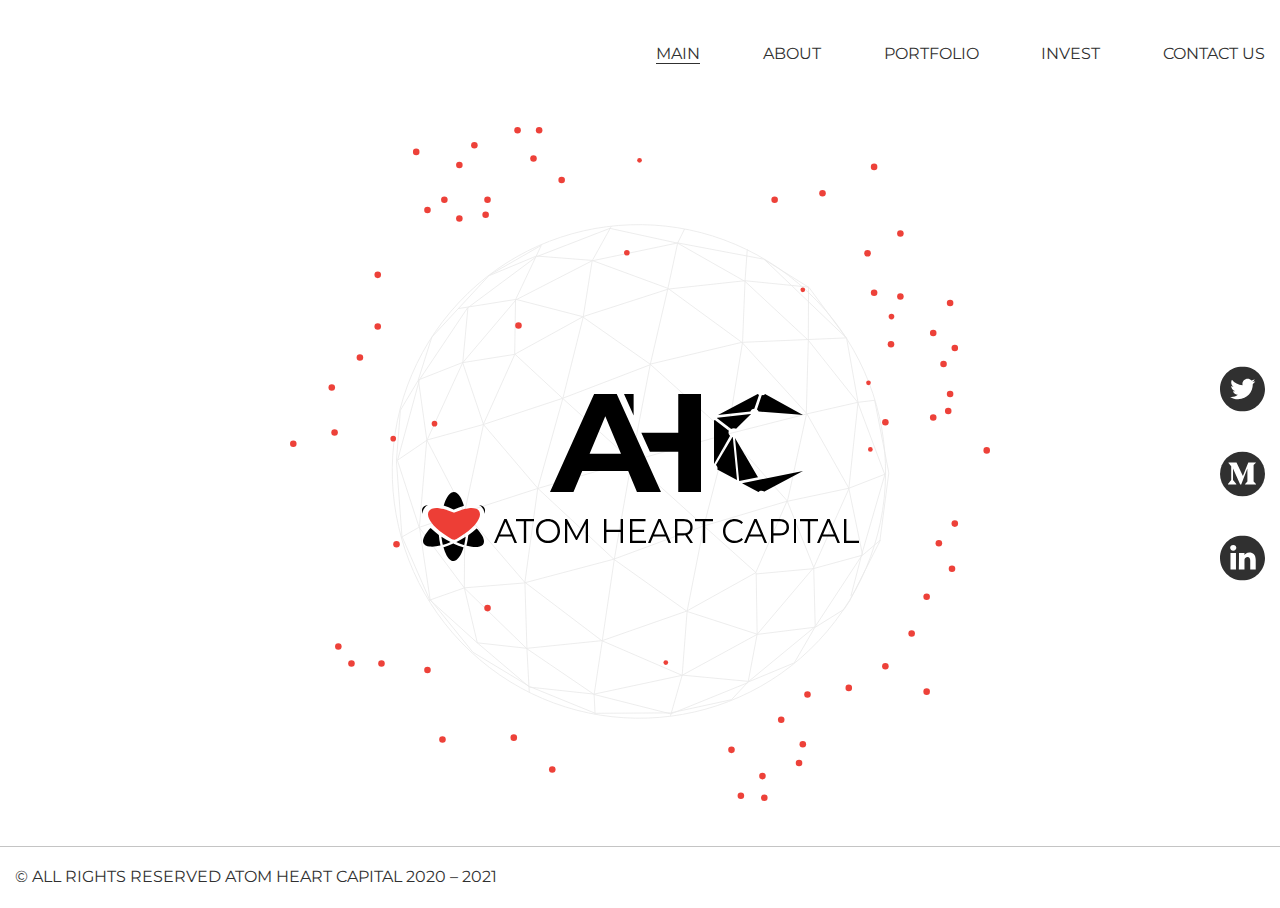
<file: index.html>
<!DOCTYPE html>
<html>
  <head>
    <meta charset="utf-8">
    <meta name="viewport" content="width=device-width, initial-scale=1, minimum-scale=1, maximum-scale=1, user-scalable=no">
    <title>Atom Heart</title>
    <link rel="stylesheet" href="./css/bootstrap-reboot.min.css">
    <link rel="stylesheet" href="./css/style.css">
    <link rel="preconnect" href="https://fonts.gstatic.com">
    <link href="https://fonts.googleapis.com/css2?family=Montserrat:wght@400;500;600&amp;display=swap" rel="stylesheet">
  </head>
  <body class="mainPage">
    <div class="header">
      <div class="container">
        <div class="container-flex">
          <div class="col-2 col-left">
          </div>
          <div class="col-2 col-right">
            <nav class="nemu">
              <ul class="nav">
                <li class="nav-item"><a class="nav-link nav-link__active" href="./index.html">Main</a>
                </li>
                <li class="nav-item"><a class="nav-link" href="./about.html">About    </a>
                </li>
                <li class="nav-item"><a class="nav-link" href="./portfolio.html">Portfolio </a>
                </li>
                <li class="nav-item"><a class="nav-link" href="./invest.html">Invest</a>
                </li>
                <li class="nav-item"><a class="nav-link" href="./contact.html">Contact us</a>
                </li>
              </ul>
              <div class="menu-burger__header"><span>           </span></div>
            </nav>
          </div>
        </div>
      </div>
    </div>
    <section class="main-section">
      <div class="container">
        <div class="main_center">
          <div class="wrap-planet-main">
            <div class="planet-about"><img class="animate_planet" src="./img/planet.svg"></div>
            <div class="points-about"><img class="animate_points" src="./img/points.svg"></div>
          </div>
          <div class="logo-wrap">
            <svg width="437" height="167" viewbox="0 0 437 167" fill="none" xmlns="http://www.w3.org/2000/svg">
              <path d="M308 41.8381C307.984 41.8621 307.969 41.8862 307.953 41.9103L292.063 69.8957C292.039 69.9278 292.024 69.9599 292.016 70V26.6178C292.016 26.5616 292.008 26.5055 292 26.4493C292.353 26.345 292.69 26.2006 292.987 26C293.042 26.0722 293.113 26.1364 293.183 26.1926L306.856 36.7192C306.88 36.7352 306.895 36.7513 306.919 36.7593C306.652 37.3129 306.511 37.9307 306.511 38.5726C306.511 39.8643 307.083 41.0277 308 41.8381Z" fill="black"></path>
              <path d="M315 86L295.286 75.5433H295.278C295.439 75.0994 295.527 74.6317 295.527 74.1401C295.527 72.8638 294.94 71.7143 294 70.9136C294.016 70.8898 294.032 70.866 294.048 70.8422L310.347 43.1903C310.387 43.1268 310.411 43.0634 310.435 43C310.564 43.0317 310.692 43.0555 310.821 43.0713C310.821 43.1189 310.821 43.1744 310.829 43.222L315 86Z" fill="black"></path>
              <path d="M329 20.1846C328.968 20.2006 328.937 20.2327 328.913 20.2568L328.628 20.5457C328.596 20.5618 328.564 20.5939 328.541 20.618L314.369 34.5185C314.313 34.5746 314.258 34.6388 314.218 34.703C313.537 34.3338 312.745 34.1252 311.897 34.1252C310.851 34.1252 309.877 34.4462 309.093 35C309.045 34.9358 308.982 34.8796 308.918 34.8314L295.095 24.3018C295.063 24.2777 295.032 24.2536 295 24.2376C295.079 24.061 295.135 23.8764 295.166 23.6838C295.19 23.6918 295.206 23.6918 295.23 23.6918C295.269 23.6918 295.317 23.6918 295.356 23.6838L328.691 20.0482C328.77 20.0401 328.842 20.0241 328.913 20C328.937 20.0642 328.968 20.1284 329 20.1846Z" fill="black"></path>
              <path d="M337 0.923588L332.382 14.5035C332.358 14.574 332.342 14.6366 332.334 14.7071C330.409 14.7071 328.803 15.9515 328.428 17.6031C328.364 17.5952 328.308 17.5952 328.244 17.6031L296 21L335.738 0.062606C335.778 0.0469519 335.81 0.0234812 335.842 0C336.161 0.367872 336.561 0.680949 337 0.923588Z" fill="black"></path>
              <path d="M381 21L369.562 20.1033H369.474L336.806 17.5654C336.742 17.5574 336.679 17.5574 336.615 17.5734C336.383 16.6687 335.799 15.8921 335 15.3877C335.016 15.3477 335.032 15.3077 335.048 15.2676L339.7 1.29698C339.772 1.30499 339.852 1.305 339.924 1.305C341.243 1.305 342.434 0.808616 343.297 0C343.353 0.0480366 343.417 0.08807 343.481 0.1281L381 21Z" fill="black"></path>
              <path d="M336 83.2519L317.177 87L313 44L323.109 61.2476C323.125 61.2874 323.149 61.3271 323.165 61.3588L335.222 81.9178C335.238 81.9416 335.254 81.9655 335.262 81.9893L336 83.2519Z" fill="black"></path>
              <path d="M320 89.1781L381 77L342.438 97.5925C342.358 97.6325 342.286 97.6884 342.221 97.7443C341.505 97.129 340.548 96.7534 339.502 96.7534C338.311 96.7534 337.233 97.2329 336.501 98C336.461 97.976 336.421 97.9521 336.38 97.9281L320 89.1781Z" fill="black"></path>
              <path d="M21.8048 111.277C22.8403 107.947 24.0847 104.706 26.1157 101.833C27.1432 100.373 28.1868 99.402 29.1582 98.8564C31.2454 97.6047 33.0356 97.7893 34.7776 98.9929C36.2146 99.9798 37.2502 101.328 38.1573 102.788C39.811 105.452 40.8626 108.372 41.7537 111.365C41.85 111.686 41.7778 111.839 41.4486 111.935C38.4142 112.794 35.468 113.901 32.594 115.185C31.9277 115.481 31.4541 115.409 30.852 115.128C28.0584 113.829 25.1845 112.721 22.2463 111.799C22.0055 111.726 21.6522 111.758 21.8048 111.277ZM19.4526 142.906C19.4446 142.874 19.4767 142.834 19.5008 142.738C22.4149 144.679 25.4173 146.437 28.5802 148.073C27.8818 148.507 27.1593 148.723 26.4689 148.988C24.759 149.662 23.017 150.256 21.2589 150.777C20.9859 150.858 20.8013 150.922 20.713 150.521C20.1671 148.001 19.7497 145.466 19.4526 142.906ZM18.1281 151.612C14.6119 152.382 11.0878 152.92 7.47528 152.511C6.12662 152.358 4.8181 152.045 3.61394 151.403C2.77905 150.954 2.08062 150.36 1.59093 149.542C0.836326 148.13 0.892525 146.653 1.26983 145.169C1.91205 142.641 3.2607 140.467 4.77795 138.389C5.82155 136.969 6.98558 135.653 8.19777 134.369C8.44663 134.112 8.59915 134.032 8.89618 134.329C11.2724 136.624 13.8172 138.71 16.4984 140.627C16.7553 140.812 16.8517 141.013 16.8838 141.326C17.1728 144.607 17.6544 147.865 18.393 151.082C18.4492 151.331 18.5054 151.524 18.1281 151.612ZM41.4406 153.682C40.4051 157.012 39.1768 160.245 37.1458 163.118C36.3751 164.209 35.476 165.172 34.3923 165.966C32.6101 167.266 30.555 167.354 28.7006 166.151C26.9666 165.019 25.8026 163.391 24.775 161.649C24.7269 161.569 24.6787 161.481 24.6305 161.401C23.2578 158.929 22.2945 156.306 21.5077 153.602C21.4194 153.305 21.4837 153.209 21.7646 153.128C25.0159 152.182 28.1708 150.994 31.2534 149.598C31.4622 149.502 31.6067 149.558 31.7833 149.638C34.8418 151.042 37.9566 152.302 41.1757 153.273C41.3844 153.329 41.537 153.377 41.4406 153.682ZM42.2514 150.673C42.1872 150.938 42.1471 151.082 41.8179 150.978C39.3695 150.2 36.9692 149.301 34.6171 148.274C34.5528 148.25 34.5047 148.186 34.4083 148.106C37.5632 146.501 40.6057 144.8 43.6804 142.834C43.5359 143.797 43.4235 144.639 43.295 145.474C43.006 147.223 42.6689 148.956 42.2514 150.673ZM61.7749 145.634C62.5857 149.221 61.2049 151.548 57.6566 152.519C55.0637 153.233 52.4386 153.104 49.8055 152.775C48.1277 152.567 46.474 152.206 44.8283 151.82C44.5634 151.756 44.4671 151.668 44.5393 151.371C45.3501 148.122 45.88 144.824 46.2332 141.502C46.2573 141.237 46.3456 141.061 46.5703 140.9C49.2837 139.007 51.8767 136.977 54.293 134.714C54.5579 134.465 54.7345 134.425 54.9995 134.722C56.8539 136.768 58.6039 138.886 60.1131 141.566C60.7634 142.649 61.4217 144.078 61.7749 145.634Z" fill="black"></path>
              <path d="M54.1284 114.754C51.7914 113.893 49.3824 113.901 46.9574 114.148C45.2767 114.324 43.6201 114.659 41.9874 115.105C41.8593 115.137 41.7713 115.153 41.6992 115.137C41.115 115.321 40.5308 115.504 39.9625 115.728C39.8505 115.776 39.7384 115.791 39.6424 115.791C39.5624 115.839 39.4503 115.855 39.3543 115.879C37.0333 116.645 34.7604 117.546 32.5595 118.607C32.3674 118.703 32.1913 118.767 32.0072 118.791C31.8312 118.759 31.6551 118.695 31.455 118.607C29.2541 117.546 26.9811 116.645 24.6602 115.879C24.5721 115.847 24.4521 115.839 24.372 115.791C24.276 115.791 24.164 115.768 24.0519 115.728C23.4837 115.504 22.8994 115.321 22.3152 115.137C22.2432 115.153 22.1551 115.137 22.0271 115.105C20.3944 114.667 18.7377 114.324 17.057 114.148C14.632 113.893 12.223 113.893 9.88602 114.754C7.38098 115.672 5.90839 117.849 6.00443 120.506C6.10047 123.138 7.397 125.491 8.82159 127.637C10.4303 130.07 12.327 132.36 14.528 134.29C19.0418 138.254 23.7798 141.748 29.046 144.668C29.6062 144.979 30.1905 145.274 30.7827 145.513C30.8387 145.537 31.7351 145.872 31.9992 146C32.2633 145.872 33.1597 145.537 33.2157 145.513C33.816 145.274 34.3922 144.979 34.9524 144.668C40.2266 141.74 44.9566 138.254 49.4705 134.29C51.6634 132.36 53.5682 130.07 55.1768 127.637C56.5934 125.483 57.89 123.138 57.994 120.506C58.1061 117.849 56.6335 115.672 54.1284 114.754Z" fill="#ED3E36"></path>
              <path d="M0.828937 119.181C0.682355 115.788 3.04393 112.362 6 111C5.03093 111.092 4.07002 111.284 3.1661 111.643C1.10581 112.454 -0.0994233 114.318 0.00644137 116.582C0.0634454 117.794 0.405467 118.922 0.894073 120C0.861499 119.733 0.83708 119.457 0.828937 119.181Z" fill="black"></path>
              <path d="M62.1711 119.181C62.3176 115.788 59.9561 112.362 57 111C57.9691 111.092 58.93 111.284 59.8339 111.643C61.8942 112.454 63.0994 114.318 62.9936 116.582C62.9366 117.794 62.5945 118.922 62.1059 120C62.1385 119.733 62.1629 119.457 62.1711 119.181Z" fill="black"></path>
              <path d="M202 0L211.627 21.4825V0H202ZM256.261 0V38.6367H219.316L227.914 57.8197H256.261V98H279V0H256.261Z" fill="black"></path>
              <path d="M206.192 76.9966H160.238L151.471 98H128L172.114 0H194.741L239 98H214.966L206.192 76.9966ZM198.984 59.7801L183.291 22.2604L167.598 59.7801H198.984Z" fill="black"></path>
              <path d="M89.7742 142.588H77.1936L74.4839 149H72L82.3226 125H84.6774L95 149H92.4839L89.7742 142.588ZM88.9032 140.527L83.4839 127.637L78.0645 140.527H88.9032Z" fill="black"></path>
              <path d="M101.823 127.192H94V125H112V127.192H104.177V149H101.823V127.192Z" fill="black"></path>
              <path d="M119.861 147.435C118.024 146.389 116.588 144.954 115.551 143.138C114.514 141.314 114 139.27 114 137C114 134.73 114.514 132.678 115.551 130.862C116.588 129.038 118.024 127.611 119.861 126.565C121.698 125.519 123.755 125 126.016 125C128.278 125 130.318 125.519 132.139 126.549C133.959 127.587 135.388 129.014 136.433 130.846C137.478 132.678 138 134.73 138 137C138 139.27 137.478 141.322 136.433 143.154C135.388 144.986 133.959 146.422 132.139 147.451C130.318 148.489 128.278 149 126.016 149C123.755 149 121.698 148.481 119.861 147.435ZM130.914 145.514C132.376 144.67 133.518 143.503 134.343 142.003C135.167 140.511 135.584 138.841 135.584 136.992C135.584 135.151 135.167 133.481 134.343 131.981C133.518 130.489 132.376 129.314 130.914 128.47C129.453 127.627 127.82 127.205 126.016 127.205C124.212 127.205 122.571 127.627 121.102 128.47C119.633 129.314 118.482 130.481 117.641 131.981C116.8 133.473 116.384 135.143 116.384 136.992C116.384 138.832 116.8 140.503 117.641 142.003C118.482 143.495 119.633 144.67 121.102 145.514C122.571 146.357 124.212 146.778 126.016 146.778C127.82 146.778 129.453 146.357 130.914 145.514Z" fill="black"></path>
              <path d="M166 125.008V149H163.754V129.803L155.054 145.943H153.946L145.246 129.902V148.992H143V125H144.93L154.547 142.788L164.07 125H166V125.008Z" fill="black"></path>
              <path d="M201 125V149H198.629V137.923H184.403V149H182V125H184.403V135.698H198.629V125H201Z" fill="black"></path>
              <path d="M224 146.808V149H208V125H223.515V127.192H210.392V135.731H222.093V137.89H210.392V146.808H224Z" fill="black"></path>
              <path d="M243.774 142.588H231.194L228.484 149H226L236.323 125H238.677L249 149H246.484L243.774 142.588ZM242.903 140.527L237.484 127.637L232.065 140.527H242.903Z" fill="black"></path>
              <path d="M268.392 148.992L263.24 141.277C262.66 141.343 262.056 141.385 261.436 141.385H255.383V149H253V125H261.436C264.31 125 266.564 125.734 268.199 127.192C269.833 128.659 270.646 130.67 270.646 133.225C270.646 135.096 270.203 136.687 269.309 137.973C268.416 139.266 267.144 140.198 265.494 140.766L271 148.992H268.392ZM266.492 137.643C267.667 136.588 268.263 135.121 268.263 133.217C268.263 131.272 267.675 129.78 266.492 128.742C265.309 127.703 263.602 127.184 261.372 127.184H255.383V139.217H261.372C263.602 139.217 265.309 138.69 266.492 137.643Z" fill="black"></path>
              <path d="M280.823 127.192H273V125H291V127.192H283.177V149H280.823V127.192Z" fill="black"></path>
              <path d="M306.73 147.421C304.941 146.385 303.544 144.96 302.525 143.13C301.506 141.3 301 139.251 301 136.984C301 134.717 301.506 132.668 302.525 130.838C303.544 129.008 304.949 127.575 306.746 126.547C308.544 125.51 310.559 125 312.782 125C314.451 125 315.992 125.292 317.404 125.875C318.817 126.458 320.013 127.316 321 128.433L319.491 130.02C317.734 128.158 315.518 127.227 312.846 127.227C311.072 127.227 309.451 127.656 307.998 128.506C306.546 129.356 305.406 130.53 304.579 132.012C303.753 133.494 303.344 135.154 303.344 137C303.344 138.838 303.753 140.506 304.579 141.988C305.406 143.47 306.546 144.636 307.998 145.494C309.451 146.344 311.072 146.773 312.846 146.773C315.543 146.773 317.758 145.826 319.491 143.947L321 145.534C320.013 146.66 318.809 147.518 317.388 148.109C315.968 148.709 314.419 149 312.75 149C310.518 148.976 308.512 148.457 306.73 147.421Z" fill="black"></path>
              <path d="M339.774 142.588H327.194L324.484 149H322L332.323 125H334.677L345 149H342.484L339.774 142.588ZM338.903 140.527L333.484 127.637L328.065 140.527H338.903Z" fill="black"></path>
              <path d="M364.504 127.201C366.171 128.668 367 130.679 367 133.234C367 135.788 366.171 137.799 364.504 139.25C362.837 140.701 360.537 141.426 357.606 141.426H351.431V149H349V125H357.606C360.537 125.008 362.837 125.734 364.504 127.201ZM362.763 137.643C363.97 136.604 364.569 135.137 364.569 133.234C364.569 131.288 363.97 129.797 362.763 128.758C361.556 127.72 359.815 127.201 357.54 127.201H351.431V139.201H357.54C359.815 139.201 361.556 138.681 362.763 137.643Z" fill="black"></path>
              <path d="M372 125H374V149H372V125Z" fill="black"></path>
              <path d="M385.823 127.192H378V125H396V127.192H388.177V149H385.823V127.192Z" fill="black"></path>
              <path d="M412.774 142.588H400.194L397.484 149H395L405.323 125H407.677L418 149H415.484L412.774 142.588ZM411.903 140.527L406.484 127.637L401.064 140.527H411.903Z" fill="black"></path>
              <path d="M422 125H424.382V146.808H437V149H422V125Z" fill="black"></path>
            </svg>
          </div>
          <ul class="socials-list">
            <li class="socials-item"><a class="socials-link" href="https://twitter.com/AtomCapital">
                <svg width="45" height="45" viewbox="0 0 45 45" fill="none" xmlns="http://www.w3.org/2000/svg">
                  <path class="circle-hover" d="M22.5 0C10.0755 0 0 10.0755 0 22.5C0 34.9245 10.0755 45 22.5 45C34.9245 45 45 34.9245 45 22.5C45 10.0755 34.9245 0 22.5 0ZM32.7732 17.5431C32.7832 17.7645 32.788 17.987 32.788 18.2105C32.788 25.0348 27.5935 32.9041 18.0941 32.9044H18.0945H18.0941C15.1776 32.9044 12.4636 32.0495 10.1781 30.5846C10.5822 30.6323 10.9935 30.656 11.41 30.656C13.8297 30.656 16.0565 29.8306 17.8243 28.4453C15.5635 28.4034 13.6574 26.9103 12.9996 24.8583C13.3144 24.9187 13.6382 24.9517 13.9701 24.9517C14.4415 24.9517 14.8981 24.8882 15.3321 24.7697C12.969 24.2966 11.1889 22.2082 11.1889 19.7074C11.1889 19.6841 11.1889 19.6631 11.1896 19.6415C11.8855 20.0284 12.6813 20.2612 13.5286 20.2873C12.142 19.362 11.2304 17.7803 11.2304 15.9885C11.2304 15.0423 11.4862 14.1559 11.9298 13.3927C14.4765 16.5176 18.2826 18.5727 22.5748 18.7887C22.4863 18.4103 22.4406 18.0162 22.4406 17.6111C22.4406 14.7601 24.7536 12.4472 27.6056 12.4472C29.0911 12.4472 30.4328 13.0751 31.3752 14.079C32.5518 13.8469 33.6566 13.4171 34.6547 12.8255C34.2684 14.0309 33.4499 15.0423 32.3836 15.682C33.4283 15.557 34.4239 15.2799 35.3492 14.8686C34.6581 15.9044 33.7816 16.8142 32.7732 17.5431Z" fill="#303030"></path>
                </svg></a></li>
            <li class="socials-item"><a class="socials-link" href="https://medium.com/@atomheart.capital">
                <svg width="45" height="45" viewbox="0 0 45 45" fill="none" xmlns="http://www.w3.org/2000/svg">
                  <circle class="circle-hover" cx="22.5" cy="22.5" r="22.5" fill="#303030"></circle>
                  <path d="M8 33V32.5L11.2 28.5V14.9L8.5 11.5V11H16.5L22.9 24.5L28.3 11H35.9V11.4L33.6 13.7V30.2L36 32.5V33H25.1V32.5L27.4 30.2V17.2L21.2 33H20.2L13 17.2V28.5L16.3 32.5V33H8Z" fill="white"></path>
                </svg></a></li>
            <li class="socials-item"><a class="socials-link" href="https://www.linkedin.com/in/atom-heart-capital/">
                <svg width="45" height="45" viewbox="0 0 45 45" fill="none" xmlns="http://www.w3.org/2000/svg">
                  <path class="circle-hover" d="M22.5 0C10.0755 0 0 10.0755 0 22.5C0 34.9245 10.0755 45 22.5 45C34.9245 45 45 34.9245 45 22.5C45 10.0755 34.9245 0 22.5 0ZM15.9618 34.0137H10.482V17.5277H15.9618V34.0137ZM13.222 15.2765H13.1863C11.3475 15.2765 10.1582 14.0107 10.1582 12.4286C10.1582 10.8109 11.3839 9.58008 13.2584 9.58008C15.133 9.58008 16.2865 10.8109 16.3223 12.4286C16.3223 14.0107 15.133 15.2765 13.222 15.2765ZM35.7207 34.0137H30.2416V25.1941C30.2416 22.9776 29.4482 21.4659 27.4655 21.4659C25.9518 21.4659 25.0502 22.4856 24.654 23.4699C24.5091 23.8221 24.4738 24.3145 24.4738 24.8071V34.0137H18.9943C18.9943 34.0137 19.0661 19.0743 18.9943 17.5277H24.4738V19.8619C25.202 18.7386 26.5049 17.1407 29.4121 17.1407C33.0173 17.1407 35.7207 19.497 35.7207 24.5606V34.0137Z" fill="#303030"></path>
                </svg></a></li>
          </ul>
        </div>
      </div>
    </section>
    <footer class="footer">
      <div class="container footer-flex">
        <p class="copyright">© ALL RIGHTS RESERVED ATOM HEART CAPITAL 2020 – 2021</p>
      </div>
    </footer>
    <script src="./js/main.min.js"></script>
  </body>
</html>
</file>
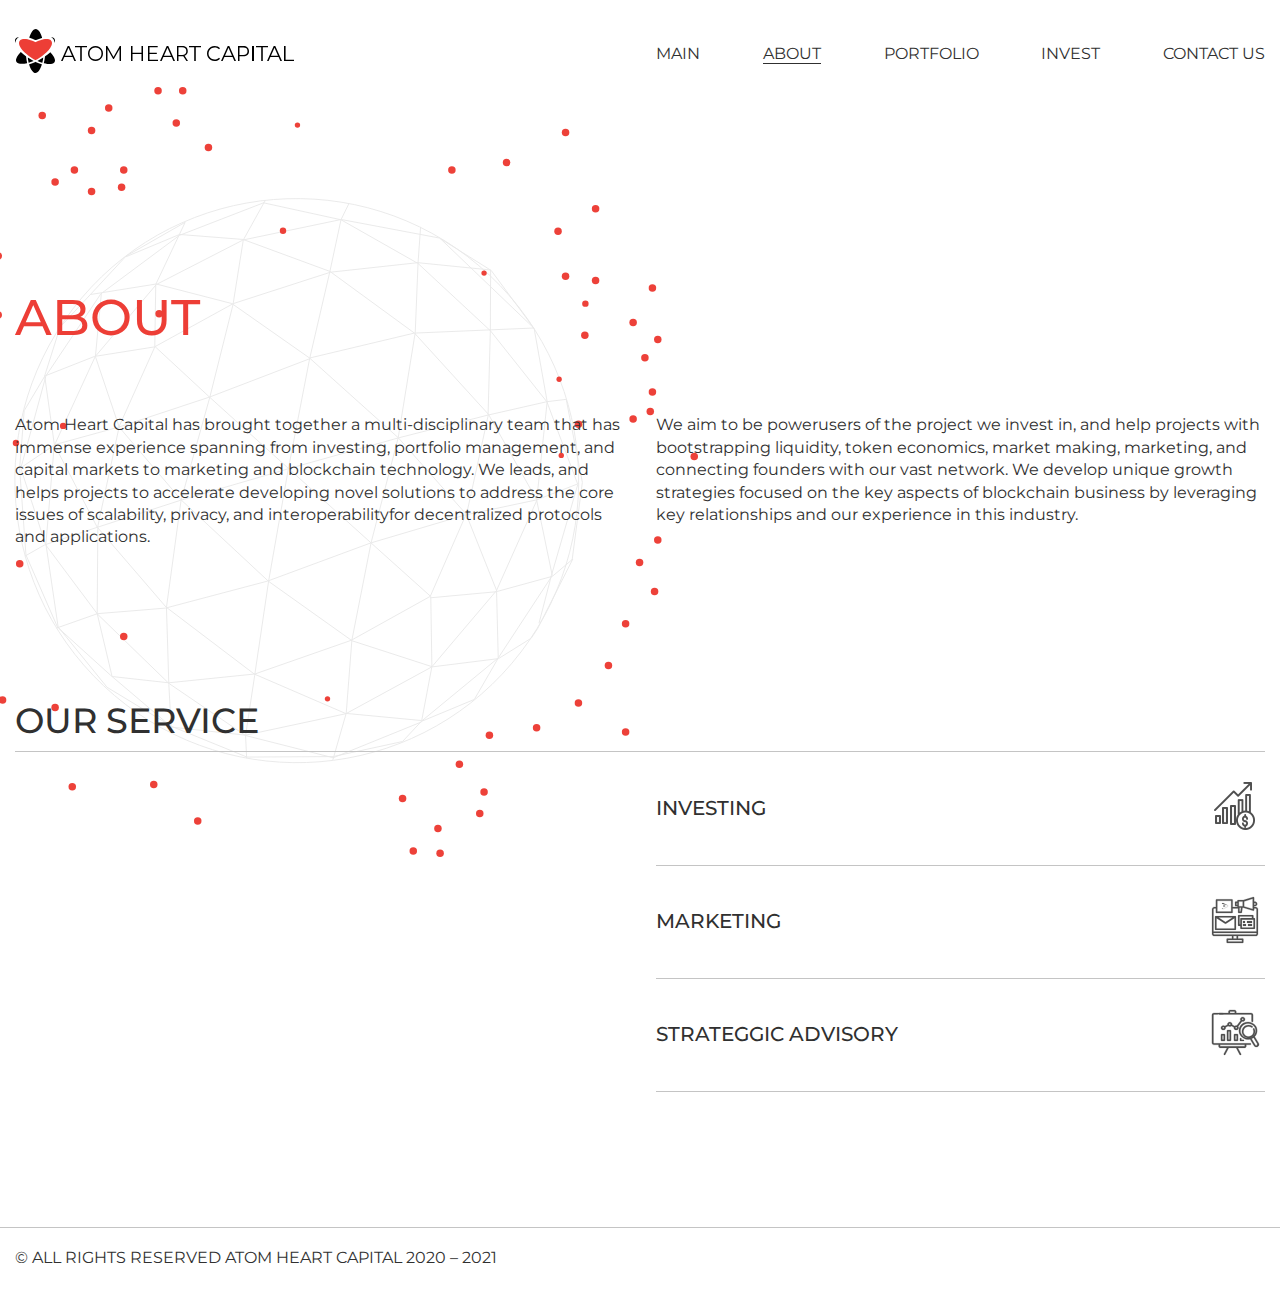
<file: about.html>
<!DOCTYPE html>
<html>
  <head>
    <meta charset="utf-8">
    <meta name="viewport" content="width=device-width, initial-scale=1, minimum-scale=1, maximum-scale=1, user-scalable=no">
    <title>Atom Heart</title>
    <link rel="stylesheet" href="./css/bootstrap-reboot.min.css">
    <link rel="stylesheet" href="./css/style.css">
    <link rel="preconnect" href="https://fonts.gstatic.com">
    <link href="https://fonts.googleapis.com/css2?family=Montserrat:wght@400;500;600&amp;display=swap" rel="stylesheet">
  </head>
  <body>
    <div class="header">
      <div class="container">
        <div class="container-flex">
          <div class="col-2 col-left"><a class="logo_head" href="./index.html">
              <svg width="279" height="44" viewbox="0 0 279 44" fill="none" xmlns="http://www.w3.org/2000/svg">
                <path d="M14.3014 8.46652C14.9635 6.34316 15.759 4.27608 17.0576 2.44436C17.7145 1.51315 18.3817 0.894043 19.0028 0.546119C20.3372 -0.252058 21.4818 -0.134356 22.5955 0.633123C23.5142 1.26246 24.1763 2.12202 24.7563 3.05323C25.8136 4.75192 26.4859 6.61433 27.0556 8.52279C27.1172 8.72746 27.071 8.82468 26.8606 8.88608C24.9205 9.43355 23.0369 10.1396 21.1995 10.9583C20.7735 11.1476 20.4707 11.1015 20.0857 10.9224C18.2996 10.0936 16.4622 9.38748 14.5837 8.79908C14.4297 8.75303 14.2039 8.77351 14.3014 8.46652ZM12.7976 28.6359C12.7925 28.6154 12.813 28.5898 12.8284 28.5284C14.6915 29.7666 16.611 30.8871 18.6332 31.9309C18.1867 32.2072 17.7248 32.3453 17.2834 32.5142C16.1902 32.944 15.0764 33.3226 13.9524 33.6552C13.7779 33.7063 13.6599 33.7473 13.6034 33.4914C13.2544 31.8848 12.9875 30.268 12.7976 28.6359ZM11.9507 34.1873C9.70271 34.6785 7.44955 35.0213 5.13993 34.7603C4.27767 34.6631 3.44108 34.4636 2.67121 34.0543C2.13743 33.7677 1.69089 33.3891 1.37781 32.8672C0.895356 31.9667 0.931286 31.0253 1.17251 30.0787C1.58311 28.467 2.44537 27.0804 3.41541 25.7552C4.08263 24.8496 4.82685 24.0105 5.60185 23.1919C5.76096 23.0281 5.85847 22.977 6.04838 23.1663C7.56759 24.6296 9.19459 25.9599 10.9088 27.1827C11.0731 27.3004 11.1347 27.4284 11.1552 27.6279C11.34 29.7206 11.6479 31.7979 12.1201 33.8496C12.156 34.0082 12.192 34.131 11.9507 34.1873ZM26.8555 35.5073C26.1934 37.6307 25.4081 39.6927 24.1096 41.5244C23.6169 42.2202 23.042 42.8342 22.3492 43.3407C21.2097 44.1696 19.8958 44.2259 18.7102 43.4584C17.6016 42.737 16.8574 41.6983 16.2004 40.588C16.1696 40.5369 16.1389 40.4806 16.1081 40.4294C15.2304 38.8535 14.6145 37.1805 14.1115 35.4562C14.0551 35.2669 14.0961 35.2055 14.2758 35.1543C16.3544 34.5506 18.3715 33.7933 20.3424 32.903C20.4758 32.8417 20.5682 32.8775 20.6811 32.9286C22.6366 33.824 24.628 34.6273 26.6861 35.2464C26.8195 35.2822 26.9171 35.3129 26.8555 35.5073ZM27.3739 33.5886C27.3328 33.7575 27.3071 33.8496 27.0967 33.7831C25.5313 33.2868 23.9967 32.7137 22.4929 32.0588C22.4518 32.0435 22.421 32.0025 22.3594 31.9514C24.3765 30.928 26.3217 29.8433 28.2874 28.5898C28.1951 29.2038 28.1232 29.741 28.0411 30.2731C27.8563 31.3885 27.6407 32.4937 27.3739 33.5886ZM39.8561 30.3755C40.3745 32.6626 39.4917 34.1463 37.2231 34.7654C35.5653 35.2208 33.887 35.139 32.2035 34.9292C31.1308 34.7961 30.0736 34.5659 29.0214 34.3203C28.852 34.2794 28.7904 34.2231 28.8366 34.0338C29.355 31.9616 29.6938 29.8587 29.9196 27.7405C29.935 27.5716 29.9914 27.4591 30.1351 27.3567C31.8699 26.1492 33.5277 24.8547 35.0726 23.4119C35.242 23.2533 35.3549 23.2277 35.5242 23.417C36.7099 24.7217 37.8287 26.0725 38.7936 27.7814C39.2094 28.4721 39.6302 29.3829 39.8561 30.3755Z" fill="black"></path>
                <path d="M34.543 10.4951C33.06 9.92977 31.5312 9.935 29.9922 10.0973C28.9256 10.2124 27.8743 10.4323 26.8381 10.7255C26.7569 10.7464 26.701 10.7569 26.6553 10.7464C26.2845 10.8668 25.9138 10.9872 25.5532 11.1338C25.482 11.1652 25.4109 11.1757 25.35 11.1757C25.2992 11.2071 25.2281 11.2175 25.1671 11.2332C23.6942 11.7358 22.2518 12.3273 20.855 13.0235C20.7331 13.0864 20.6214 13.1283 20.5046 13.144C20.3928 13.123 20.2811 13.0811 20.1541 13.0235C18.7574 12.3273 17.315 11.7358 15.842 11.2332C15.7862 11.2123 15.71 11.2071 15.6592 11.1757C15.5982 11.1757 15.5271 11.1599 15.456 11.1338C15.0954 10.9872 14.7246 10.8668 14.3539 10.7464C14.3082 10.7569 14.2523 10.7464 14.171 10.7255C13.1349 10.4375 12.0836 10.2124 11.017 10.0973C9.47801 9.92976 7.94921 9.92977 6.46613 10.4951C4.87639 11.0971 3.94186 12.5262 4.00281 14.2694C4.06376 15.9969 4.88655 17.5412 5.79062 18.9494C6.81151 20.546 8.01524 22.0484 9.41198 23.3153C12.2766 25.917 15.2833 28.2098 18.6253 30.1258C18.9809 30.33 19.3516 30.5236 19.7275 30.6807C19.763 30.6964 20.3319 30.9162 20.4995 31C20.6671 30.9162 21.236 30.6964 21.2715 30.6807C21.6525 30.5236 22.0181 30.33 22.3737 30.1258C25.7208 28.2046 28.7225 25.917 31.587 23.3153C32.9787 22.0484 34.1875 20.546 35.2084 18.9494C36.1074 17.536 36.9302 15.9969 36.9962 14.2694C37.0673 12.5262 36.1328 11.0971 34.543 10.4951Z" fill="#ED3E36"></path>
                <path d="M0.552624 13.4541C0.454903 11.1922 2.02929 8.90808 4 8C3.35395 8.06128 2.71335 8.18943 2.11073 8.42898C0.737206 8.96937 -0.0662822 10.2117 0.00429425 11.7214C0.042297 12.5292 0.270311 13.2813 0.596049 14C0.574333 13.8217 0.558053 13.6379 0.552624 13.4541Z" fill="black"></path>
                <path d="M39.4474 13.4541C39.5451 11.1922 37.9707 8.90808 36 8C36.646 8.06128 37.2867 8.18943 37.8893 8.42898C39.2628 8.96937 40.0663 10.2117 39.9957 11.7214C39.9577 12.5292 39.7297 13.2813 39.404 14C39.4257 13.8217 39.4419 13.6379 39.4474 13.4541Z" fill="black"></path>
                <path d="M57.5919 27.9924H49.3871L47.6199 32H46L52.7321 17H54.2679L61 32H59.359L57.5919 27.9924ZM57.0238 26.7047L53.4895 18.6483L49.9551 26.7047H57.0238Z" fill="black"></path>
                <path d="M65.2156 18.3702H60V17H72V18.3702H66.7845V32H65.2156V18.3702Z" fill="black"></path>
                <path d="M76.6633 31.022C75.5153 30.3682 74.6173 29.4713 73.9694 28.3362C73.3214 27.196 73 25.9189 73 24.5C73 23.0811 73.3214 21.799 73.9694 20.6639C74.6173 19.5237 75.5153 18.6318 76.6633 17.9781C77.8112 17.3244 79.0969 17 80.5102 17C81.9235 17 83.199 17.3243 84.3367 17.9679C85.4745 18.6166 86.3674 19.5085 87.0204 20.6537C87.6735 21.799 88 23.0811 88 24.5C88 25.9189 87.6735 27.201 87.0204 28.3463C86.3674 29.4915 85.4745 30.3885 84.3367 31.0321C83.199 31.6807 81.9235 32 80.5102 32C79.0969 32 77.8112 31.6757 76.6633 31.022ZM83.5714 29.821C84.4847 29.2939 85.199 28.5642 85.7143 27.6267C86.2296 26.6943 86.4898 25.6503 86.4898 24.4949C86.4898 23.3446 86.2296 22.3007 85.7143 21.3632C85.199 20.4308 84.4847 19.696 83.5714 19.1689C82.6582 18.6419 81.6378 18.3784 80.5102 18.3784C79.3827 18.3784 78.3572 18.6419 77.4388 19.1689C76.5204 19.696 75.801 20.4257 75.2755 21.3632C74.75 22.2956 74.4898 23.3395 74.4898 24.4949C74.4898 25.6453 74.75 26.6892 75.2755 27.6267C75.801 28.5591 76.5204 29.2939 77.4388 29.821C78.3572 30.348 79.3827 30.6115 80.5102 30.6115C81.6378 30.6115 82.6582 30.348 83.5714 29.821Z" fill="black"></path>
                <path d="M106 17.0052V32H104.535V20.0021L98.8611 30.0896H98.1389L92.4649 20.0639V31.9948H91V17H92.2586L98.5309 28.1174L104.741 17H106V17.0052Z" fill="black"></path>
                <path d="M128 17V32H126.503V25.0769H117.518V32H116V17H117.518V23.6861H126.503V17H128Z" fill="black"></path>
                <path d="M143 30.6298V32H133V17H142.697V18.3702H134.495V23.7067H141.808V25.0563H134.495V30.6298H143Z" fill="black"></path>
                <path d="M156.592 27.9924H148.387L146.62 32H145L151.732 17H153.268L160 32H158.359L156.592 27.9924ZM156.024 26.7047L152.489 18.6483L148.955 26.7047H156.024Z" fill="black"></path>
                <path d="M171.406 31.9948L168.258 27.1734C167.903 27.2146 167.534 27.2404 167.156 27.2404H163.456V32H162V17H167.156C168.912 17 170.289 17.4585 171.288 18.3702C172.287 19.2871 172.784 20.544 172.784 22.1408C172.784 23.3101 172.513 24.3043 171.967 25.1078C171.421 25.9166 170.644 26.4986 169.635 26.854L173 31.9948H171.406ZM170.245 24.9018C170.963 24.2424 171.327 23.3256 171.327 22.1357C171.327 20.92 170.968 19.9877 170.245 19.3386C169.522 18.6896 168.479 18.3651 167.116 18.3651H163.456V25.8856H167.116C168.479 25.8856 169.522 25.556 170.245 24.9018Z" fill="black"></path>
                <path d="M179.216 18.3702H174V17H186V18.3702H180.784V32H179.216V18.3702Z" fill="black"></path>
                <path d="M195.725 31.0132C194.561 30.3654 193.654 29.4747 192.991 28.331C192.329 27.1873 192 25.9069 192 24.4899C192 23.0729 192.329 21.7925 192.991 20.6488C193.654 19.5051 194.567 18.6093 195.735 17.9666C196.904 17.3188 198.213 17 199.658 17C200.743 17 201.745 17.1822 202.663 17.5466C203.581 17.9109 204.358 18.4474 205 19.1458L204.019 20.1377C202.877 18.9737 201.437 18.3917 199.7 18.3917C198.547 18.3917 197.493 18.6599 196.549 19.1913C195.605 19.7227 194.864 20.4565 194.327 21.3826C193.789 22.3087 193.523 23.3462 193.523 24.5C193.523 25.6488 193.789 26.6913 194.327 27.6174C194.864 28.5435 195.605 29.2723 196.549 29.8087C197.493 30.3401 198.547 30.6083 199.7 30.6083C201.453 30.6083 202.892 30.0162 204.019 28.8421L205 29.834C204.358 30.5375 203.576 31.0739 202.652 31.4433C201.729 31.8178 200.722 32 199.637 32C198.187 31.9848 196.883 31.6609 195.725 31.0132Z" fill="black"></path>
                <path d="M217.592 27.9924H209.387L207.62 32H206L212.732 17H214.268L221 32H219.359L217.592 27.9924ZM217.024 26.7047L213.489 18.6483L209.955 26.7047H217.024Z" fill="black"></path>
                <path d="M232.474 18.3753C233.493 19.2922 234 20.5491 234 22.1459C234 23.7428 233.493 24.9996 232.474 25.9062C231.456 26.8128 230.051 27.2661 228.259 27.2661H224.485V32H223V17H228.259C230.051 17.0052 231.456 17.4584 232.474 18.3753ZM231.411 24.9018C232.148 24.2527 232.515 23.3358 232.515 22.1459C232.515 20.9303 232.148 19.9979 231.411 19.3489C230.673 18.6999 229.609 18.3753 228.219 18.3753H224.485V25.8753H228.219C229.609 25.8753 230.673 25.5508 231.411 24.9018Z" fill="black"></path>
                <path d="M237 17H239V32H237V17Z" fill="black"></path>
                <path d="M246.216 18.3702H241V17H253V18.3702H247.784V32H246.216V18.3702Z" fill="black"></path>
                <path d="M263.592 27.9924H255.387L253.62 32H252L258.732 17H260.268L267 32H265.359L263.592 27.9924ZM263.024 26.7047L259.489 18.6483L255.955 26.7047H263.024Z" fill="black"></path>
                <path d="M269 17H270.588V30.6298H279V32H269V17Z" fill="black"></path>
              </svg></a>
          </div>
          <div class="col-2 col-right">
            <nav class="nemu">
              <ul class="nav">
                <li class="nav-item"><a class="nav-link" href="./index.html">Main</a>
                </li>
                <li class="nav-item"><a class="nav-link nav-link__active" href="./about.html">About</a>
                </li>
                <li class="nav-item"><a class="nav-link" href="./portfolio.html">Portfolio </a>
                </li>
                <li class="nav-item"><a class="nav-link" href="./invest.html">Invest</a>
                </li>
                <li class="nav-item"><a class="nav-link" href="./contact.html">Contact us</a>
                </li>
              </ul>
              <div class="menu-burger__header"><span>           </span></div>
            </nav>
          </div>
        </div>
      </div>
    </div>
    <section class="about-page"> 
      <div class="container container-about">
        <div class="wrap-planet">
          <div class="planet-about"><img class="animate_planet" src="./img/planet.svg"></div>
          <div class="points-about"><img class="animate_points" src="./img/points.svg"></div>
        </div>
        <h3 class="h3">About</h3>
        <div class="container-flex about-container">
          <div class="col-2">
            <p class="content">
              Atom Heart Capital has brought together a multi-disciplinary team 
              that has immense experience spanning from investing, portfolio management, and capital markets to marketing and blockchain technology.
              We leads, and helps projects to accelerate developing novel solutions to address the core issues of scalability, privacy, 
              and interoperabilityfor decentralized protocols and applications.
            </p>
          </div>
          <div class="col-2">
            <p class="content">
              We aim to be powerusers of the project we invest in, and help projects 
              with bootstrapping liquidity, token economics, market making, marketing, 
              and connecting founders with our vast network.
              We develop unique growth strategies focused on the key aspects 
              of blockchain business by leveraging key relationships and our experience in this industry.
            </p>
          </div>
        </div>
        <h4 class="h4">Our service</h4>
        <div class="container-flex service-container">
          <div class="col-2"></div>
          <div class="col-2">
            <div class="service-line">
              <div class="service-name">Investing</div>
              <div class="service-icon"><img src="./img/icon_investing1.png"></div>
            </div>
            <div class="service-line">
              <div class="service-name">Marketing</div>
              <div class="service-icon"><img src="./img/icon_marketing.svg"></div>
            </div>
            <div class="service-line">
              <div class="service-name">Strateggic Advisory</div>
              <div class="service-icon"><img src="./img/icon_strategy.svg"></div>
            </div>
          </div>
        </div>
      </div>
    </section>
    <footer class="footer">
      <div class="container footer-flex">
        <p class="copyright">© ALL RIGHTS RESERVED ATOM HEART CAPITAL 2020 – 2021</p>
      </div>
    </footer>
    <script src="./js/main.min.js"></script>
  </body>
</html>
</file>
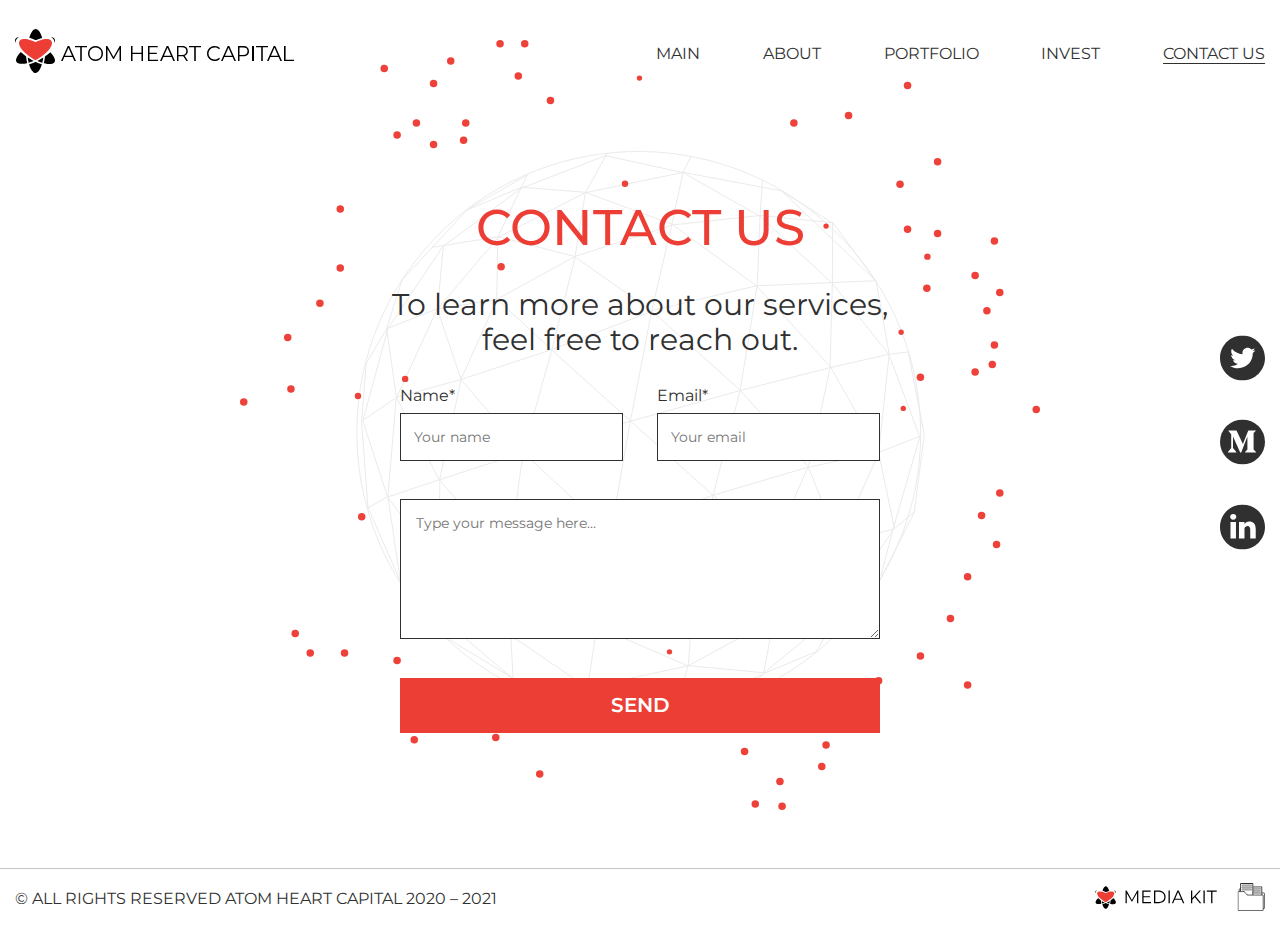
<file: contact.html>
<!DOCTYPE html>
<html>
  <head>
    <meta charset="utf-8">
    <meta name="viewport" content="width=device-width, initial-scale=1, minimum-scale=1, maximum-scale=1, user-scalable=no">
    <title>Atom Heart</title>
    <link rel="stylesheet" href="./css/bootstrap-reboot.min.css">
    <link rel="stylesheet" href="./css/style.css">
    <link rel="preconnect" href="https://fonts.gstatic.com">
    <link href="https://fonts.googleapis.com/css2?family=Montserrat:wght@400;500;600&amp;display=swap" rel="stylesheet">
  </head>
  <body>
    <div class="header">
      <div class="container">
        <div class="container-flex">
          <div class="col-2 col-left"><a class="logo_head" href="./index.html">
              <svg width="279" height="44" viewbox="0 0 279 44" fill="none" xmlns="http://www.w3.org/2000/svg">
                <path d="M14.3014 8.46652C14.9635 6.34316 15.759 4.27608 17.0576 2.44436C17.7145 1.51315 18.3817 0.894043 19.0028 0.546119C20.3372 -0.252058 21.4818 -0.134356 22.5955 0.633123C23.5142 1.26246 24.1763 2.12202 24.7563 3.05323C25.8136 4.75192 26.4859 6.61433 27.0556 8.52279C27.1172 8.72746 27.071 8.82468 26.8606 8.88608C24.9205 9.43355 23.0369 10.1396 21.1995 10.9583C20.7735 11.1476 20.4707 11.1015 20.0857 10.9224C18.2996 10.0936 16.4622 9.38748 14.5837 8.79908C14.4297 8.75303 14.2039 8.77351 14.3014 8.46652ZM12.7976 28.6359C12.7925 28.6154 12.813 28.5898 12.8284 28.5284C14.6915 29.7666 16.611 30.8871 18.6332 31.9309C18.1867 32.2072 17.7248 32.3453 17.2834 32.5142C16.1902 32.944 15.0764 33.3226 13.9524 33.6552C13.7779 33.7063 13.6599 33.7473 13.6034 33.4914C13.2544 31.8848 12.9875 30.268 12.7976 28.6359ZM11.9507 34.1873C9.70271 34.6785 7.44955 35.0213 5.13993 34.7603C4.27767 34.6631 3.44108 34.4636 2.67121 34.0543C2.13743 33.7677 1.69089 33.3891 1.37781 32.8672C0.895356 31.9667 0.931286 31.0253 1.17251 30.0787C1.58311 28.467 2.44537 27.0804 3.41541 25.7552C4.08263 24.8496 4.82685 24.0105 5.60185 23.1919C5.76096 23.0281 5.85847 22.977 6.04838 23.1663C7.56759 24.6296 9.19459 25.9599 10.9088 27.1827C11.0731 27.3004 11.1347 27.4284 11.1552 27.6279C11.34 29.7206 11.6479 31.7979 12.1201 33.8496C12.156 34.0082 12.192 34.131 11.9507 34.1873ZM26.8555 35.5073C26.1934 37.6307 25.4081 39.6927 24.1096 41.5244C23.6169 42.2202 23.042 42.8342 22.3492 43.3407C21.2097 44.1696 19.8958 44.2259 18.7102 43.4584C17.6016 42.737 16.8574 41.6983 16.2004 40.588C16.1696 40.5369 16.1389 40.4806 16.1081 40.4294C15.2304 38.8535 14.6145 37.1805 14.1115 35.4562C14.0551 35.2669 14.0961 35.2055 14.2758 35.1543C16.3544 34.5506 18.3715 33.7933 20.3424 32.903C20.4758 32.8417 20.5682 32.8775 20.6811 32.9286C22.6366 33.824 24.628 34.6273 26.6861 35.2464C26.8195 35.2822 26.9171 35.3129 26.8555 35.5073ZM27.3739 33.5886C27.3328 33.7575 27.3071 33.8496 27.0967 33.7831C25.5313 33.2868 23.9967 32.7137 22.4929 32.0588C22.4518 32.0435 22.421 32.0025 22.3594 31.9514C24.3765 30.928 26.3217 29.8433 28.2874 28.5898C28.1951 29.2038 28.1232 29.741 28.0411 30.2731C27.8563 31.3885 27.6407 32.4937 27.3739 33.5886ZM39.8561 30.3755C40.3745 32.6626 39.4917 34.1463 37.2231 34.7654C35.5653 35.2208 33.887 35.139 32.2035 34.9292C31.1308 34.7961 30.0736 34.5659 29.0214 34.3203C28.852 34.2794 28.7904 34.2231 28.8366 34.0338C29.355 31.9616 29.6938 29.8587 29.9196 27.7405C29.935 27.5716 29.9914 27.4591 30.1351 27.3567C31.8699 26.1492 33.5277 24.8547 35.0726 23.4119C35.242 23.2533 35.3549 23.2277 35.5242 23.417C36.7099 24.7217 37.8287 26.0725 38.7936 27.7814C39.2094 28.4721 39.6302 29.3829 39.8561 30.3755Z" fill="black"></path>
                <path d="M34.543 10.4951C33.06 9.92977 31.5312 9.935 29.9922 10.0973C28.9256 10.2124 27.8743 10.4323 26.8381 10.7255C26.7569 10.7464 26.701 10.7569 26.6553 10.7464C26.2845 10.8668 25.9138 10.9872 25.5532 11.1338C25.482 11.1652 25.4109 11.1757 25.35 11.1757C25.2992 11.2071 25.2281 11.2175 25.1671 11.2332C23.6942 11.7358 22.2518 12.3273 20.855 13.0235C20.7331 13.0864 20.6214 13.1283 20.5046 13.144C20.3928 13.123 20.2811 13.0811 20.1541 13.0235C18.7574 12.3273 17.315 11.7358 15.842 11.2332C15.7862 11.2123 15.71 11.2071 15.6592 11.1757C15.5982 11.1757 15.5271 11.1599 15.456 11.1338C15.0954 10.9872 14.7246 10.8668 14.3539 10.7464C14.3082 10.7569 14.2523 10.7464 14.171 10.7255C13.1349 10.4375 12.0836 10.2124 11.017 10.0973C9.47801 9.92976 7.94921 9.92977 6.46613 10.4951C4.87639 11.0971 3.94186 12.5262 4.00281 14.2694C4.06376 15.9969 4.88655 17.5412 5.79062 18.9494C6.81151 20.546 8.01524 22.0484 9.41198 23.3153C12.2766 25.917 15.2833 28.2098 18.6253 30.1258C18.9809 30.33 19.3516 30.5236 19.7275 30.6807C19.763 30.6964 20.3319 30.9162 20.4995 31C20.6671 30.9162 21.236 30.6964 21.2715 30.6807C21.6525 30.5236 22.0181 30.33 22.3737 30.1258C25.7208 28.2046 28.7225 25.917 31.587 23.3153C32.9787 22.0484 34.1875 20.546 35.2084 18.9494C36.1074 17.536 36.9302 15.9969 36.9962 14.2694C37.0673 12.5262 36.1328 11.0971 34.543 10.4951Z" fill="#ED3E36"></path>
                <path d="M0.552624 13.4541C0.454903 11.1922 2.02929 8.90808 4 8C3.35395 8.06128 2.71335 8.18943 2.11073 8.42898C0.737206 8.96937 -0.0662822 10.2117 0.00429425 11.7214C0.042297 12.5292 0.270311 13.2813 0.596049 14C0.574333 13.8217 0.558053 13.6379 0.552624 13.4541Z" fill="black"></path>
                <path d="M39.4474 13.4541C39.5451 11.1922 37.9707 8.90808 36 8C36.646 8.06128 37.2867 8.18943 37.8893 8.42898C39.2628 8.96937 40.0663 10.2117 39.9957 11.7214C39.9577 12.5292 39.7297 13.2813 39.404 14C39.4257 13.8217 39.4419 13.6379 39.4474 13.4541Z" fill="black"></path>
                <path d="M57.5919 27.9924H49.3871L47.6199 32H46L52.7321 17H54.2679L61 32H59.359L57.5919 27.9924ZM57.0238 26.7047L53.4895 18.6483L49.9551 26.7047H57.0238Z" fill="black"></path>
                <path d="M65.2156 18.3702H60V17H72V18.3702H66.7845V32H65.2156V18.3702Z" fill="black"></path>
                <path d="M76.6633 31.022C75.5153 30.3682 74.6173 29.4713 73.9694 28.3362C73.3214 27.196 73 25.9189 73 24.5C73 23.0811 73.3214 21.799 73.9694 20.6639C74.6173 19.5237 75.5153 18.6318 76.6633 17.9781C77.8112 17.3244 79.0969 17 80.5102 17C81.9235 17 83.199 17.3243 84.3367 17.9679C85.4745 18.6166 86.3674 19.5085 87.0204 20.6537C87.6735 21.799 88 23.0811 88 24.5C88 25.9189 87.6735 27.201 87.0204 28.3463C86.3674 29.4915 85.4745 30.3885 84.3367 31.0321C83.199 31.6807 81.9235 32 80.5102 32C79.0969 32 77.8112 31.6757 76.6633 31.022ZM83.5714 29.821C84.4847 29.2939 85.199 28.5642 85.7143 27.6267C86.2296 26.6943 86.4898 25.6503 86.4898 24.4949C86.4898 23.3446 86.2296 22.3007 85.7143 21.3632C85.199 20.4308 84.4847 19.696 83.5714 19.1689C82.6582 18.6419 81.6378 18.3784 80.5102 18.3784C79.3827 18.3784 78.3572 18.6419 77.4388 19.1689C76.5204 19.696 75.801 20.4257 75.2755 21.3632C74.75 22.2956 74.4898 23.3395 74.4898 24.4949C74.4898 25.6453 74.75 26.6892 75.2755 27.6267C75.801 28.5591 76.5204 29.2939 77.4388 29.821C78.3572 30.348 79.3827 30.6115 80.5102 30.6115C81.6378 30.6115 82.6582 30.348 83.5714 29.821Z" fill="black"></path>
                <path d="M106 17.0052V32H104.535V20.0021L98.8611 30.0896H98.1389L92.4649 20.0639V31.9948H91V17H92.2586L98.5309 28.1174L104.741 17H106V17.0052Z" fill="black"></path>
                <path d="M128 17V32H126.503V25.0769H117.518V32H116V17H117.518V23.6861H126.503V17H128Z" fill="black"></path>
                <path d="M143 30.6298V32H133V17H142.697V18.3702H134.495V23.7067H141.808V25.0563H134.495V30.6298H143Z" fill="black"></path>
                <path d="M156.592 27.9924H148.387L146.62 32H145L151.732 17H153.268L160 32H158.359L156.592 27.9924ZM156.024 26.7047L152.489 18.6483L148.955 26.7047H156.024Z" fill="black"></path>
                <path d="M171.406 31.9948L168.258 27.1734C167.903 27.2146 167.534 27.2404 167.156 27.2404H163.456V32H162V17H167.156C168.912 17 170.289 17.4585 171.288 18.3702C172.287 19.2871 172.784 20.544 172.784 22.1408C172.784 23.3101 172.513 24.3043 171.967 25.1078C171.421 25.9166 170.644 26.4986 169.635 26.854L173 31.9948H171.406ZM170.245 24.9018C170.963 24.2424 171.327 23.3256 171.327 22.1357C171.327 20.92 170.968 19.9877 170.245 19.3386C169.522 18.6896 168.479 18.3651 167.116 18.3651H163.456V25.8856H167.116C168.479 25.8856 169.522 25.556 170.245 24.9018Z" fill="black"></path>
                <path d="M179.216 18.3702H174V17H186V18.3702H180.784V32H179.216V18.3702Z" fill="black"></path>
                <path d="M195.725 31.0132C194.561 30.3654 193.654 29.4747 192.991 28.331C192.329 27.1873 192 25.9069 192 24.4899C192 23.0729 192.329 21.7925 192.991 20.6488C193.654 19.5051 194.567 18.6093 195.735 17.9666C196.904 17.3188 198.213 17 199.658 17C200.743 17 201.745 17.1822 202.663 17.5466C203.581 17.9109 204.358 18.4474 205 19.1458L204.019 20.1377C202.877 18.9737 201.437 18.3917 199.7 18.3917C198.547 18.3917 197.493 18.6599 196.549 19.1913C195.605 19.7227 194.864 20.4565 194.327 21.3826C193.789 22.3087 193.523 23.3462 193.523 24.5C193.523 25.6488 193.789 26.6913 194.327 27.6174C194.864 28.5435 195.605 29.2723 196.549 29.8087C197.493 30.3401 198.547 30.6083 199.7 30.6083C201.453 30.6083 202.892 30.0162 204.019 28.8421L205 29.834C204.358 30.5375 203.576 31.0739 202.652 31.4433C201.729 31.8178 200.722 32 199.637 32C198.187 31.9848 196.883 31.6609 195.725 31.0132Z" fill="black"></path>
                <path d="M217.592 27.9924H209.387L207.62 32H206L212.732 17H214.268L221 32H219.359L217.592 27.9924ZM217.024 26.7047L213.489 18.6483L209.955 26.7047H217.024Z" fill="black"></path>
                <path d="M232.474 18.3753C233.493 19.2922 234 20.5491 234 22.1459C234 23.7428 233.493 24.9996 232.474 25.9062C231.456 26.8128 230.051 27.2661 228.259 27.2661H224.485V32H223V17H228.259C230.051 17.0052 231.456 17.4584 232.474 18.3753ZM231.411 24.9018C232.148 24.2527 232.515 23.3358 232.515 22.1459C232.515 20.9303 232.148 19.9979 231.411 19.3489C230.673 18.6999 229.609 18.3753 228.219 18.3753H224.485V25.8753H228.219C229.609 25.8753 230.673 25.5508 231.411 24.9018Z" fill="black"></path>
                <path d="M237 17H239V32H237V17Z" fill="black"></path>
                <path d="M246.216 18.3702H241V17H253V18.3702H247.784V32H246.216V18.3702Z" fill="black"></path>
                <path d="M263.592 27.9924H255.387L253.62 32H252L258.732 17H260.268L267 32H265.359L263.592 27.9924ZM263.024 26.7047L259.489 18.6483L255.955 26.7047H263.024Z" fill="black"></path>
                <path d="M269 17H270.588V30.6298H279V32H269V17Z" fill="black"></path>
              </svg></a>
          </div>
          <div class="col-2 col-right">
            <nav class="nemu">
              <ul class="nav">
                <li class="nav-item"><a class="nav-link" href="./index.html">Main</a>
                </li>
                <li class="nav-item"><a class="nav-link" href="./about.html">About    </a>
                </li>
                <li class="nav-item"><a class="nav-link" href="./portfolio.html">Portfolio </a>
                </li>
                <li class="nav-item"><a class="nav-link" href="./invest.html">Invest</a>
                </li>
                <li class="nav-item"><a class="nav-link nav-link__active" href="./contact.html">Contact us</a>
                </li>
              </ul>
              <div class="menu-burger__header"><span>           </span></div>
            </nav>
          </div>
        </div>
      </div>
    </div>
    <section class="contact-page">
      <div class="wrap-planet-contact">
        <div class="planet-about"><img src="./img/planet.svg"></div>
        <div class="points-about"><img class="animate_points" src="./img/points.svg"></div>
      </div>
      <div class="container">      
        <div class="container-3">
          <div class="content-container">
            <div class="wrap_form">
              <h3 class="h3">Contact us</h3>
              <p class="content-text_super">To learn more about our services, feel free to reach out.</p>
              <form class="form formWithValidation novalidate contactForm" action="" novalidate>
                <div class="form-row">
                  <div class="form-item">
                    <label class="form-label content-text" for="invest-name">Name*</label>
                    <input class="form-input name field invest-name" type="text" pattern="[A-Za-z]{2,50}" required id="invest-name" placeholder="Your name"><span class="error">1</span>
                  </div>
                  <div class="form-item">
                    <label class="form-label content-text" for="invest-mail">Email*</label>
                    <input class="form-input email field invest-mail" type="email" required pattern="[^@]+@[^@]+.[a-zA-Z]{2,6}" id="invest-mail" placeholder="Your email"><span class="error">1</span>
                  </div>
                </div>
                <textarea class="textarea" id="invest-textarea" name="" placeholder="Type your message here..."></textarea>
                <input class="form-btn form-btn-red validateBtn" type="submit" value="Send">
              </form>
            </div>
          </div>
        </div>
        <ul class="socials-list contactSocials active">
          <li class="socials-item"><a class="socials-link" href="https://twitter.com/AtomCapital">
              <svg width="45" height="45" viewbox="0 0 45 45" fill="none" xmlns="http://www.w3.org/2000/svg">
                <path class="circle-hover" d="M22.5 0C10.0755 0 0 10.0755 0 22.5C0 34.9245 10.0755 45 22.5 45C34.9245 45 45 34.9245 45 22.5C45 10.0755 34.9245 0 22.5 0ZM32.7732 17.5431C32.7832 17.7645 32.788 17.987 32.788 18.2105C32.788 25.0348 27.5935 32.9041 18.0941 32.9044H18.0945H18.0941C15.1776 32.9044 12.4636 32.0495 10.1781 30.5846C10.5822 30.6323 10.9935 30.656 11.41 30.656C13.8297 30.656 16.0565 29.8306 17.8243 28.4453C15.5635 28.4034 13.6574 26.9103 12.9996 24.8583C13.3144 24.9187 13.6382 24.9517 13.9701 24.9517C14.4415 24.9517 14.8981 24.8882 15.3321 24.7697C12.969 24.2966 11.1889 22.2082 11.1889 19.7074C11.1889 19.6841 11.1889 19.6631 11.1896 19.6415C11.8855 20.0284 12.6813 20.2612 13.5286 20.2873C12.142 19.362 11.2304 17.7803 11.2304 15.9885C11.2304 15.0423 11.4862 14.1559 11.9298 13.3927C14.4765 16.5176 18.2826 18.5727 22.5748 18.7887C22.4863 18.4103 22.4406 18.0162 22.4406 17.6111C22.4406 14.7601 24.7536 12.4472 27.6056 12.4472C29.0911 12.4472 30.4328 13.0751 31.3752 14.079C32.5518 13.8469 33.6566 13.4171 34.6547 12.8255C34.2684 14.0309 33.4499 15.0423 32.3836 15.682C33.4283 15.557 34.4239 15.2799 35.3492 14.8686C34.6581 15.9044 33.7816 16.8142 32.7732 17.5431Z" fill="#303030"></path>
              </svg></a></li>
          <li class="socials-item"><a class="socials-link" href="https://medium.com/@atomheart.capital">
              <svg width="45" height="45" viewbox="0 0 45 45" fill="none" xmlns="http://www.w3.org/2000/svg">
                <circle class="circle-hover" cx="22.5" cy="22.5" r="22.5" fill="#303030"></circle>
                <path d="M8 33V32.5L11.2 28.5V14.9L8.5 11.5V11H16.5L22.9 24.5L28.3 11H35.9V11.4L33.6 13.7V30.2L36 32.5V33H25.1V32.5L27.4 30.2V17.2L21.2 33H20.2L13 17.2V28.5L16.3 32.5V33H8Z" fill="white"></path>
              </svg></a></li>
          <li class="socials-item"><a class="socials-link" href="https://www.linkedin.com/in/atom-heart-capital/">
              <svg width="45" height="45" viewbox="0 0 45 45" fill="none" xmlns="http://www.w3.org/2000/svg">
                <path class="circle-hover" d="M22.5 0C10.0755 0 0 10.0755 0 22.5C0 34.9245 10.0755 45 22.5 45C34.9245 45 45 34.9245 45 22.5C45 10.0755 34.9245 0 22.5 0ZM15.9618 34.0137H10.482V17.5277H15.9618V34.0137ZM13.222 15.2765H13.1863C11.3475 15.2765 10.1582 14.0107 10.1582 12.4286C10.1582 10.8109 11.3839 9.58008 13.2584 9.58008C15.133 9.58008 16.2865 10.8109 16.3223 12.4286C16.3223 14.0107 15.133 15.2765 13.222 15.2765ZM35.7207 34.0137H30.2416V25.1941C30.2416 22.9776 29.4482 21.4659 27.4655 21.4659C25.9518 21.4659 25.0502 22.4856 24.654 23.4699C24.5091 23.8221 24.4738 24.3145 24.4738 24.8071V34.0137H18.9943C18.9943 34.0137 19.0661 19.0743 18.9943 17.5277H24.4738V19.8619C25.202 18.7386 26.5049 17.1407 29.4121 17.1407C33.0173 17.1407 35.7207 19.497 35.7207 24.5606V34.0137Z" fill="#303030"></path>
              </svg></a></li>
        </ul>
        <div class="thankyou_text">
          <p class="thank">
             Thank you<br>Your application is accepted</p>
        </div>
      </div>
    </section>
    <footer class="footer">
      <div class="container footer-flex">
        <p class="copyright">© ALL RIGHTS RESERVED ATOM HEART CAPITAL 2020 – 2021</p><a class="media_kit_btn" href="https://drive.google.com/file/d/1PNdMOFLQSAJvLH2bXg-BY6pLpUM1YS3v/view"><img src="./img/mediakit.svg" alt=""></a>
      </div>
    </footer>
    <script src="./js/main.min.js"></script>
    <script src="./js/forms.js"></script>
  </body>
</html>
</file>
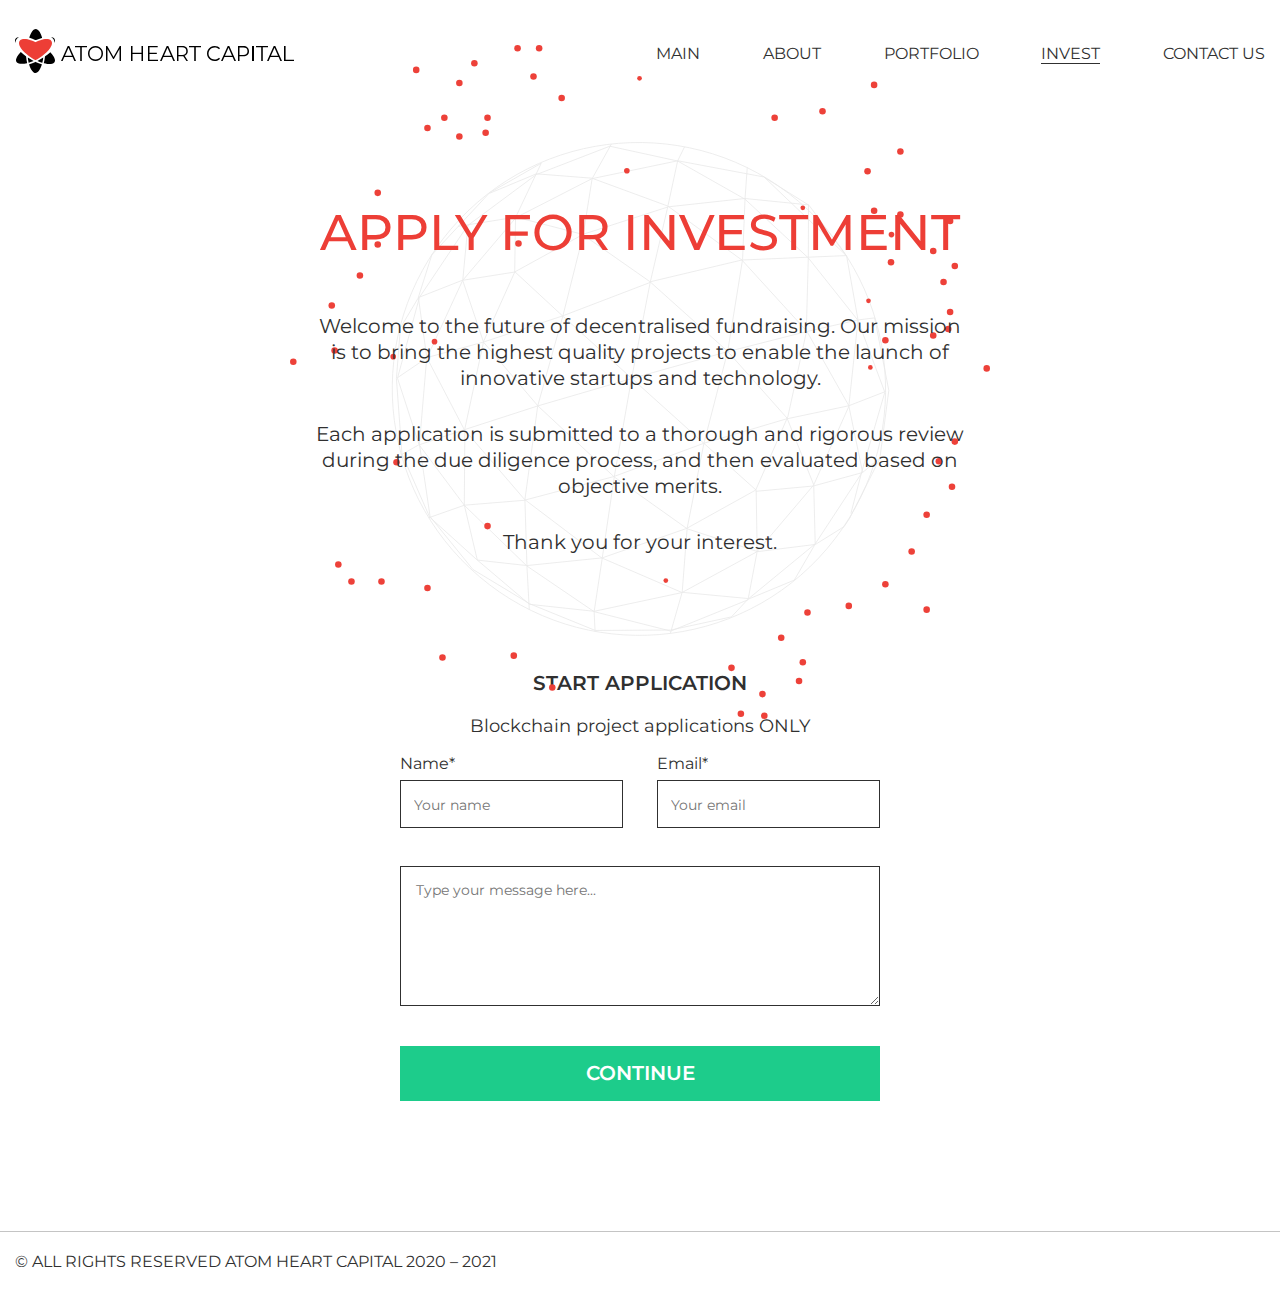
<file: invest.html>
<!DOCTYPE html>
<html>
  <head>
    <meta charset="utf-8">
    <meta name="viewport" content="width=device-width, initial-scale=1, minimum-scale=1, maximum-scale=1, user-scalable=no">
    <title>Atom Heart</title>
    <link rel="stylesheet" href="./css/bootstrap-reboot.min.css">
    <link rel="stylesheet" href="./css/style.css">
    <link rel="preconnect" href="https://fonts.gstatic.com">
    <link href="https://fonts.googleapis.com/css2?family=Montserrat:wght@400;500;600&amp;display=swap" rel="stylesheet">
  </head>
  <body>
    <div class="header">
      <div class="container">
        <div class="container-flex">
          <div class="col-2 col-left"><a class="logo_head" href="./index.html">
              <svg width="279" height="44" viewbox="0 0 279 44" fill="none" xmlns="http://www.w3.org/2000/svg">
                <path d="M14.3014 8.46652C14.9635 6.34316 15.759 4.27608 17.0576 2.44436C17.7145 1.51315 18.3817 0.894043 19.0028 0.546119C20.3372 -0.252058 21.4818 -0.134356 22.5955 0.633123C23.5142 1.26246 24.1763 2.12202 24.7563 3.05323C25.8136 4.75192 26.4859 6.61433 27.0556 8.52279C27.1172 8.72746 27.071 8.82468 26.8606 8.88608C24.9205 9.43355 23.0369 10.1396 21.1995 10.9583C20.7735 11.1476 20.4707 11.1015 20.0857 10.9224C18.2996 10.0936 16.4622 9.38748 14.5837 8.79908C14.4297 8.75303 14.2039 8.77351 14.3014 8.46652ZM12.7976 28.6359C12.7925 28.6154 12.813 28.5898 12.8284 28.5284C14.6915 29.7666 16.611 30.8871 18.6332 31.9309C18.1867 32.2072 17.7248 32.3453 17.2834 32.5142C16.1902 32.944 15.0764 33.3226 13.9524 33.6552C13.7779 33.7063 13.6599 33.7473 13.6034 33.4914C13.2544 31.8848 12.9875 30.268 12.7976 28.6359ZM11.9507 34.1873C9.70271 34.6785 7.44955 35.0213 5.13993 34.7603C4.27767 34.6631 3.44108 34.4636 2.67121 34.0543C2.13743 33.7677 1.69089 33.3891 1.37781 32.8672C0.895356 31.9667 0.931286 31.0253 1.17251 30.0787C1.58311 28.467 2.44537 27.0804 3.41541 25.7552C4.08263 24.8496 4.82685 24.0105 5.60185 23.1919C5.76096 23.0281 5.85847 22.977 6.04838 23.1663C7.56759 24.6296 9.19459 25.9599 10.9088 27.1827C11.0731 27.3004 11.1347 27.4284 11.1552 27.6279C11.34 29.7206 11.6479 31.7979 12.1201 33.8496C12.156 34.0082 12.192 34.131 11.9507 34.1873ZM26.8555 35.5073C26.1934 37.6307 25.4081 39.6927 24.1096 41.5244C23.6169 42.2202 23.042 42.8342 22.3492 43.3407C21.2097 44.1696 19.8958 44.2259 18.7102 43.4584C17.6016 42.737 16.8574 41.6983 16.2004 40.588C16.1696 40.5369 16.1389 40.4806 16.1081 40.4294C15.2304 38.8535 14.6145 37.1805 14.1115 35.4562C14.0551 35.2669 14.0961 35.2055 14.2758 35.1543C16.3544 34.5506 18.3715 33.7933 20.3424 32.903C20.4758 32.8417 20.5682 32.8775 20.6811 32.9286C22.6366 33.824 24.628 34.6273 26.6861 35.2464C26.8195 35.2822 26.9171 35.3129 26.8555 35.5073ZM27.3739 33.5886C27.3328 33.7575 27.3071 33.8496 27.0967 33.7831C25.5313 33.2868 23.9967 32.7137 22.4929 32.0588C22.4518 32.0435 22.421 32.0025 22.3594 31.9514C24.3765 30.928 26.3217 29.8433 28.2874 28.5898C28.1951 29.2038 28.1232 29.741 28.0411 30.2731C27.8563 31.3885 27.6407 32.4937 27.3739 33.5886ZM39.8561 30.3755C40.3745 32.6626 39.4917 34.1463 37.2231 34.7654C35.5653 35.2208 33.887 35.139 32.2035 34.9292C31.1308 34.7961 30.0736 34.5659 29.0214 34.3203C28.852 34.2794 28.7904 34.2231 28.8366 34.0338C29.355 31.9616 29.6938 29.8587 29.9196 27.7405C29.935 27.5716 29.9914 27.4591 30.1351 27.3567C31.8699 26.1492 33.5277 24.8547 35.0726 23.4119C35.242 23.2533 35.3549 23.2277 35.5242 23.417C36.7099 24.7217 37.8287 26.0725 38.7936 27.7814C39.2094 28.4721 39.6302 29.3829 39.8561 30.3755Z" fill="black"></path>
                <path d="M34.543 10.4951C33.06 9.92977 31.5312 9.935 29.9922 10.0973C28.9256 10.2124 27.8743 10.4323 26.8381 10.7255C26.7569 10.7464 26.701 10.7569 26.6553 10.7464C26.2845 10.8668 25.9138 10.9872 25.5532 11.1338C25.482 11.1652 25.4109 11.1757 25.35 11.1757C25.2992 11.2071 25.2281 11.2175 25.1671 11.2332C23.6942 11.7358 22.2518 12.3273 20.855 13.0235C20.7331 13.0864 20.6214 13.1283 20.5046 13.144C20.3928 13.123 20.2811 13.0811 20.1541 13.0235C18.7574 12.3273 17.315 11.7358 15.842 11.2332C15.7862 11.2123 15.71 11.2071 15.6592 11.1757C15.5982 11.1757 15.5271 11.1599 15.456 11.1338C15.0954 10.9872 14.7246 10.8668 14.3539 10.7464C14.3082 10.7569 14.2523 10.7464 14.171 10.7255C13.1349 10.4375 12.0836 10.2124 11.017 10.0973C9.47801 9.92976 7.94921 9.92977 6.46613 10.4951C4.87639 11.0971 3.94186 12.5262 4.00281 14.2694C4.06376 15.9969 4.88655 17.5412 5.79062 18.9494C6.81151 20.546 8.01524 22.0484 9.41198 23.3153C12.2766 25.917 15.2833 28.2098 18.6253 30.1258C18.9809 30.33 19.3516 30.5236 19.7275 30.6807C19.763 30.6964 20.3319 30.9162 20.4995 31C20.6671 30.9162 21.236 30.6964 21.2715 30.6807C21.6525 30.5236 22.0181 30.33 22.3737 30.1258C25.7208 28.2046 28.7225 25.917 31.587 23.3153C32.9787 22.0484 34.1875 20.546 35.2084 18.9494C36.1074 17.536 36.9302 15.9969 36.9962 14.2694C37.0673 12.5262 36.1328 11.0971 34.543 10.4951Z" fill="#ED3E36"></path>
                <path d="M0.552624 13.4541C0.454903 11.1922 2.02929 8.90808 4 8C3.35395 8.06128 2.71335 8.18943 2.11073 8.42898C0.737206 8.96937 -0.0662822 10.2117 0.00429425 11.7214C0.042297 12.5292 0.270311 13.2813 0.596049 14C0.574333 13.8217 0.558053 13.6379 0.552624 13.4541Z" fill="black"></path>
                <path d="M39.4474 13.4541C39.5451 11.1922 37.9707 8.90808 36 8C36.646 8.06128 37.2867 8.18943 37.8893 8.42898C39.2628 8.96937 40.0663 10.2117 39.9957 11.7214C39.9577 12.5292 39.7297 13.2813 39.404 14C39.4257 13.8217 39.4419 13.6379 39.4474 13.4541Z" fill="black"></path>
                <path d="M57.5919 27.9924H49.3871L47.6199 32H46L52.7321 17H54.2679L61 32H59.359L57.5919 27.9924ZM57.0238 26.7047L53.4895 18.6483L49.9551 26.7047H57.0238Z" fill="black"></path>
                <path d="M65.2156 18.3702H60V17H72V18.3702H66.7845V32H65.2156V18.3702Z" fill="black"></path>
                <path d="M76.6633 31.022C75.5153 30.3682 74.6173 29.4713 73.9694 28.3362C73.3214 27.196 73 25.9189 73 24.5C73 23.0811 73.3214 21.799 73.9694 20.6639C74.6173 19.5237 75.5153 18.6318 76.6633 17.9781C77.8112 17.3244 79.0969 17 80.5102 17C81.9235 17 83.199 17.3243 84.3367 17.9679C85.4745 18.6166 86.3674 19.5085 87.0204 20.6537C87.6735 21.799 88 23.0811 88 24.5C88 25.9189 87.6735 27.201 87.0204 28.3463C86.3674 29.4915 85.4745 30.3885 84.3367 31.0321C83.199 31.6807 81.9235 32 80.5102 32C79.0969 32 77.8112 31.6757 76.6633 31.022ZM83.5714 29.821C84.4847 29.2939 85.199 28.5642 85.7143 27.6267C86.2296 26.6943 86.4898 25.6503 86.4898 24.4949C86.4898 23.3446 86.2296 22.3007 85.7143 21.3632C85.199 20.4308 84.4847 19.696 83.5714 19.1689C82.6582 18.6419 81.6378 18.3784 80.5102 18.3784C79.3827 18.3784 78.3572 18.6419 77.4388 19.1689C76.5204 19.696 75.801 20.4257 75.2755 21.3632C74.75 22.2956 74.4898 23.3395 74.4898 24.4949C74.4898 25.6453 74.75 26.6892 75.2755 27.6267C75.801 28.5591 76.5204 29.2939 77.4388 29.821C78.3572 30.348 79.3827 30.6115 80.5102 30.6115C81.6378 30.6115 82.6582 30.348 83.5714 29.821Z" fill="black"></path>
                <path d="M106 17.0052V32H104.535V20.0021L98.8611 30.0896H98.1389L92.4649 20.0639V31.9948H91V17H92.2586L98.5309 28.1174L104.741 17H106V17.0052Z" fill="black"></path>
                <path d="M128 17V32H126.503V25.0769H117.518V32H116V17H117.518V23.6861H126.503V17H128Z" fill="black"></path>
                <path d="M143 30.6298V32H133V17H142.697V18.3702H134.495V23.7067H141.808V25.0563H134.495V30.6298H143Z" fill="black"></path>
                <path d="M156.592 27.9924H148.387L146.62 32H145L151.732 17H153.268L160 32H158.359L156.592 27.9924ZM156.024 26.7047L152.489 18.6483L148.955 26.7047H156.024Z" fill="black"></path>
                <path d="M171.406 31.9948L168.258 27.1734C167.903 27.2146 167.534 27.2404 167.156 27.2404H163.456V32H162V17H167.156C168.912 17 170.289 17.4585 171.288 18.3702C172.287 19.2871 172.784 20.544 172.784 22.1408C172.784 23.3101 172.513 24.3043 171.967 25.1078C171.421 25.9166 170.644 26.4986 169.635 26.854L173 31.9948H171.406ZM170.245 24.9018C170.963 24.2424 171.327 23.3256 171.327 22.1357C171.327 20.92 170.968 19.9877 170.245 19.3386C169.522 18.6896 168.479 18.3651 167.116 18.3651H163.456V25.8856H167.116C168.479 25.8856 169.522 25.556 170.245 24.9018Z" fill="black"></path>
                <path d="M179.216 18.3702H174V17H186V18.3702H180.784V32H179.216V18.3702Z" fill="black"></path>
                <path d="M195.725 31.0132C194.561 30.3654 193.654 29.4747 192.991 28.331C192.329 27.1873 192 25.9069 192 24.4899C192 23.0729 192.329 21.7925 192.991 20.6488C193.654 19.5051 194.567 18.6093 195.735 17.9666C196.904 17.3188 198.213 17 199.658 17C200.743 17 201.745 17.1822 202.663 17.5466C203.581 17.9109 204.358 18.4474 205 19.1458L204.019 20.1377C202.877 18.9737 201.437 18.3917 199.7 18.3917C198.547 18.3917 197.493 18.6599 196.549 19.1913C195.605 19.7227 194.864 20.4565 194.327 21.3826C193.789 22.3087 193.523 23.3462 193.523 24.5C193.523 25.6488 193.789 26.6913 194.327 27.6174C194.864 28.5435 195.605 29.2723 196.549 29.8087C197.493 30.3401 198.547 30.6083 199.7 30.6083C201.453 30.6083 202.892 30.0162 204.019 28.8421L205 29.834C204.358 30.5375 203.576 31.0739 202.652 31.4433C201.729 31.8178 200.722 32 199.637 32C198.187 31.9848 196.883 31.6609 195.725 31.0132Z" fill="black"></path>
                <path d="M217.592 27.9924H209.387L207.62 32H206L212.732 17H214.268L221 32H219.359L217.592 27.9924ZM217.024 26.7047L213.489 18.6483L209.955 26.7047H217.024Z" fill="black"></path>
                <path d="M232.474 18.3753C233.493 19.2922 234 20.5491 234 22.1459C234 23.7428 233.493 24.9996 232.474 25.9062C231.456 26.8128 230.051 27.2661 228.259 27.2661H224.485V32H223V17H228.259C230.051 17.0052 231.456 17.4584 232.474 18.3753ZM231.411 24.9018C232.148 24.2527 232.515 23.3358 232.515 22.1459C232.515 20.9303 232.148 19.9979 231.411 19.3489C230.673 18.6999 229.609 18.3753 228.219 18.3753H224.485V25.8753H228.219C229.609 25.8753 230.673 25.5508 231.411 24.9018Z" fill="black"></path>
                <path d="M237 17H239V32H237V17Z" fill="black"></path>
                <path d="M246.216 18.3702H241V17H253V18.3702H247.784V32H246.216V18.3702Z" fill="black"></path>
                <path d="M263.592 27.9924H255.387L253.62 32H252L258.732 17H260.268L267 32H265.359L263.592 27.9924ZM263.024 26.7047L259.489 18.6483L255.955 26.7047H263.024Z" fill="black"></path>
                <path d="M269 17H270.588V30.6298H279V32H269V17Z" fill="black"></path>
              </svg></a>
          </div>
          <div class="col-2 col-right">
            <nav class="nemu">
              <ul class="nav">
                <li class="nav-item"><a class="nav-link" href="./index.html">Main</a>
                </li>
                <li class="nav-item"><a class="nav-link" href="./about.html">About    </a>
                </li>
                <li class="nav-item"><a class="nav-link" href="./portfolio.html">Portfolio </a>
                </li>
                <li class="nav-item"><a class="nav-link nav-link__active" href="./invest.html">Invest</a>
                </li>
                <li class="nav-item"><a class="nav-link" href="./contact.html">Contact us</a>
                </li>
              </ul>
              <div class="menu-burger__header"><span>           </span></div>
            </nav>
          </div>
        </div>
      </div>
    </div>
    <section class="invest-page"> 
      <div class="container-2">
        <div class="wrap-planet-invest">
          <div class="planet-about"><img class="animate_planet" src="./img/planet.svg"></div>
          <div class="points-about"><img class="animate_points" src="./img/points.svg"></div>
        </div>
        <h3 class="h3">APPLY FOR INVESTMENT</h3>
        <p class="content-text_big">
          Welcome to the future of decentralised fundraising. Our mission is to bring the highest quality projects to enable the launch 
          of innovative startups and technology.
        </p>
        <p class="content-text_big">Each application is submitted to a thorough and rigorous review during the due diligence process, and then evaluated based on objective merits.</p>
        <p class="content-text_big mb-60">Thank you for your interest.</p>
        <p class="header_start"> Start Application</p>
        <p class="content-text_middle">Blockchain project applications ONLY</p>
        <form class="form formWithValidation novalidate InvestForm" action="" novalidate>
          <div class="form-row">
            <div class="form-item">
              <label class="form-label content-text" for="invest-name">Name*</label>
              <input class="form-input name field invest-name" type="text" pattern="[A-Za-z]{2,50}" required id="invest-name" placeholder="Your name"><span class="error">1</span>
            </div>
            <div class="form-item">
              <label class="form-label content-text" for="invest-mail">Email*</label>
              <input class="form-input email field invest-mail" type="email" required pattern="[^@]+@[^@]+.[a-zA-Z]{2,6}" id="invest-mail" placeholder="Your email"><span class="error">1</span>
            </div>
          </div>
          <textarea class="textarea" id="invest-textarea" name="" placeholder="Type your message here..."></textarea>
          <input class="form-btn form-btn-green validateBtn" type="submit" value="Continue">
        </form>
      </div>
    </section>
    <footer class="footer">
      <div class="container footer-flex">
        <p class="copyright">© ALL RIGHTS RESERVED ATOM HEART CAPITAL 2020 – 2021</p>
      </div>
    </footer>
    <script src="./js/main.min.js"></script>
    <script src="./js/forms.js"></script>
  </body>
</html>
</file>
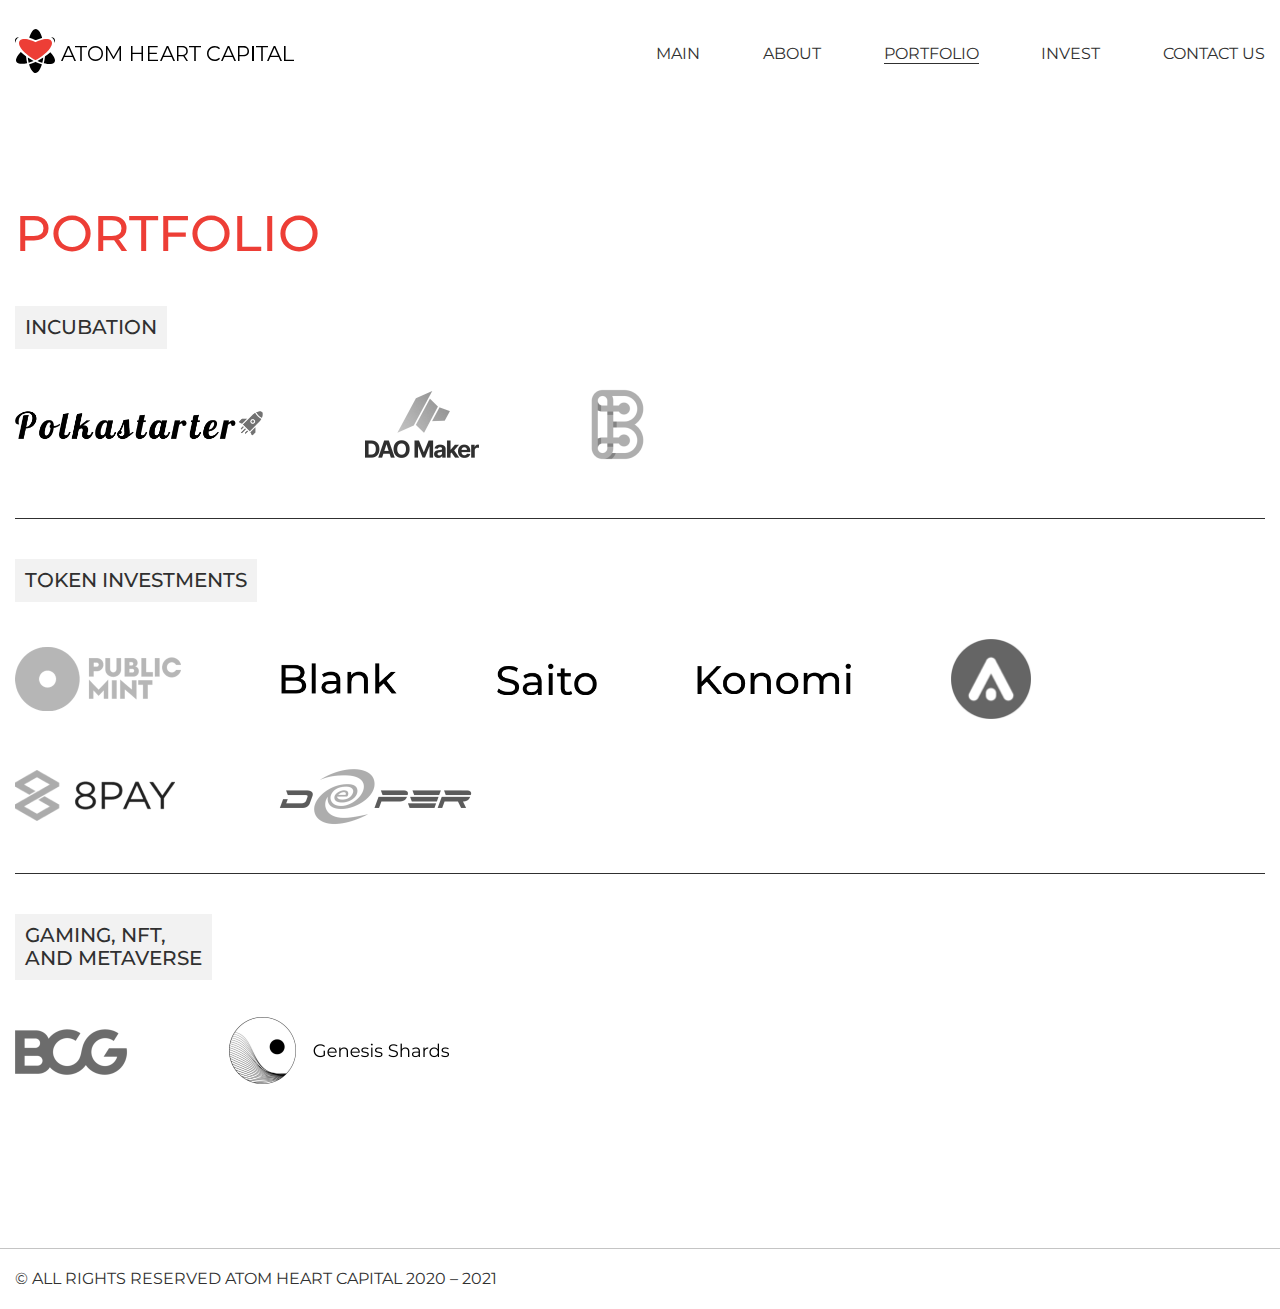
<file: portfolio.html>
<!DOCTYPE html>
<html>
  <head>
    <meta charset="utf-8">
    <meta name="viewport" content="width=device-width, initial-scale=1, minimum-scale=1, maximum-scale=1, user-scalable=no">
    <title>Atom Heart</title>
    <link rel="stylesheet" href="./css/bootstrap-reboot.min.css">
    <link rel="stylesheet" href="./css/style.css">
    <link rel="preconnect" href="https://fonts.gstatic.com">
    <link href="https://fonts.googleapis.com/css2?family=Montserrat:wght@400;500;600&amp;display=swap" rel="stylesheet">
  </head>
  <body>
    <div class="header">
      <div class="container">
        <div class="container-flex">
          <div class="col-2 col-left"><a class="logo_head" href="./index.html">
              <svg width="279" height="44" viewbox="0 0 279 44" fill="none" xmlns="http://www.w3.org/2000/svg">
                <path d="M14.3014 8.46652C14.9635 6.34316 15.759 4.27608 17.0576 2.44436C17.7145 1.51315 18.3817 0.894043 19.0028 0.546119C20.3372 -0.252058 21.4818 -0.134356 22.5955 0.633123C23.5142 1.26246 24.1763 2.12202 24.7563 3.05323C25.8136 4.75192 26.4859 6.61433 27.0556 8.52279C27.1172 8.72746 27.071 8.82468 26.8606 8.88608C24.9205 9.43355 23.0369 10.1396 21.1995 10.9583C20.7735 11.1476 20.4707 11.1015 20.0857 10.9224C18.2996 10.0936 16.4622 9.38748 14.5837 8.79908C14.4297 8.75303 14.2039 8.77351 14.3014 8.46652ZM12.7976 28.6359C12.7925 28.6154 12.813 28.5898 12.8284 28.5284C14.6915 29.7666 16.611 30.8871 18.6332 31.9309C18.1867 32.2072 17.7248 32.3453 17.2834 32.5142C16.1902 32.944 15.0764 33.3226 13.9524 33.6552C13.7779 33.7063 13.6599 33.7473 13.6034 33.4914C13.2544 31.8848 12.9875 30.268 12.7976 28.6359ZM11.9507 34.1873C9.70271 34.6785 7.44955 35.0213 5.13993 34.7603C4.27767 34.6631 3.44108 34.4636 2.67121 34.0543C2.13743 33.7677 1.69089 33.3891 1.37781 32.8672C0.895356 31.9667 0.931286 31.0253 1.17251 30.0787C1.58311 28.467 2.44537 27.0804 3.41541 25.7552C4.08263 24.8496 4.82685 24.0105 5.60185 23.1919C5.76096 23.0281 5.85847 22.977 6.04838 23.1663C7.56759 24.6296 9.19459 25.9599 10.9088 27.1827C11.0731 27.3004 11.1347 27.4284 11.1552 27.6279C11.34 29.7206 11.6479 31.7979 12.1201 33.8496C12.156 34.0082 12.192 34.131 11.9507 34.1873ZM26.8555 35.5073C26.1934 37.6307 25.4081 39.6927 24.1096 41.5244C23.6169 42.2202 23.042 42.8342 22.3492 43.3407C21.2097 44.1696 19.8958 44.2259 18.7102 43.4584C17.6016 42.737 16.8574 41.6983 16.2004 40.588C16.1696 40.5369 16.1389 40.4806 16.1081 40.4294C15.2304 38.8535 14.6145 37.1805 14.1115 35.4562C14.0551 35.2669 14.0961 35.2055 14.2758 35.1543C16.3544 34.5506 18.3715 33.7933 20.3424 32.903C20.4758 32.8417 20.5682 32.8775 20.6811 32.9286C22.6366 33.824 24.628 34.6273 26.6861 35.2464C26.8195 35.2822 26.9171 35.3129 26.8555 35.5073ZM27.3739 33.5886C27.3328 33.7575 27.3071 33.8496 27.0967 33.7831C25.5313 33.2868 23.9967 32.7137 22.4929 32.0588C22.4518 32.0435 22.421 32.0025 22.3594 31.9514C24.3765 30.928 26.3217 29.8433 28.2874 28.5898C28.1951 29.2038 28.1232 29.741 28.0411 30.2731C27.8563 31.3885 27.6407 32.4937 27.3739 33.5886ZM39.8561 30.3755C40.3745 32.6626 39.4917 34.1463 37.2231 34.7654C35.5653 35.2208 33.887 35.139 32.2035 34.9292C31.1308 34.7961 30.0736 34.5659 29.0214 34.3203C28.852 34.2794 28.7904 34.2231 28.8366 34.0338C29.355 31.9616 29.6938 29.8587 29.9196 27.7405C29.935 27.5716 29.9914 27.4591 30.1351 27.3567C31.8699 26.1492 33.5277 24.8547 35.0726 23.4119C35.242 23.2533 35.3549 23.2277 35.5242 23.417C36.7099 24.7217 37.8287 26.0725 38.7936 27.7814C39.2094 28.4721 39.6302 29.3829 39.8561 30.3755Z" fill="black"></path>
                <path d="M34.543 10.4951C33.06 9.92977 31.5312 9.935 29.9922 10.0973C28.9256 10.2124 27.8743 10.4323 26.8381 10.7255C26.7569 10.7464 26.701 10.7569 26.6553 10.7464C26.2845 10.8668 25.9138 10.9872 25.5532 11.1338C25.482 11.1652 25.4109 11.1757 25.35 11.1757C25.2992 11.2071 25.2281 11.2175 25.1671 11.2332C23.6942 11.7358 22.2518 12.3273 20.855 13.0235C20.7331 13.0864 20.6214 13.1283 20.5046 13.144C20.3928 13.123 20.2811 13.0811 20.1541 13.0235C18.7574 12.3273 17.315 11.7358 15.842 11.2332C15.7862 11.2123 15.71 11.2071 15.6592 11.1757C15.5982 11.1757 15.5271 11.1599 15.456 11.1338C15.0954 10.9872 14.7246 10.8668 14.3539 10.7464C14.3082 10.7569 14.2523 10.7464 14.171 10.7255C13.1349 10.4375 12.0836 10.2124 11.017 10.0973C9.47801 9.92976 7.94921 9.92977 6.46613 10.4951C4.87639 11.0971 3.94186 12.5262 4.00281 14.2694C4.06376 15.9969 4.88655 17.5412 5.79062 18.9494C6.81151 20.546 8.01524 22.0484 9.41198 23.3153C12.2766 25.917 15.2833 28.2098 18.6253 30.1258C18.9809 30.33 19.3516 30.5236 19.7275 30.6807C19.763 30.6964 20.3319 30.9162 20.4995 31C20.6671 30.9162 21.236 30.6964 21.2715 30.6807C21.6525 30.5236 22.0181 30.33 22.3737 30.1258C25.7208 28.2046 28.7225 25.917 31.587 23.3153C32.9787 22.0484 34.1875 20.546 35.2084 18.9494C36.1074 17.536 36.9302 15.9969 36.9962 14.2694C37.0673 12.5262 36.1328 11.0971 34.543 10.4951Z" fill="#ED3E36"></path>
                <path d="M0.552624 13.4541C0.454903 11.1922 2.02929 8.90808 4 8C3.35395 8.06128 2.71335 8.18943 2.11073 8.42898C0.737206 8.96937 -0.0662822 10.2117 0.00429425 11.7214C0.042297 12.5292 0.270311 13.2813 0.596049 14C0.574333 13.8217 0.558053 13.6379 0.552624 13.4541Z" fill="black"></path>
                <path d="M39.4474 13.4541C39.5451 11.1922 37.9707 8.90808 36 8C36.646 8.06128 37.2867 8.18943 37.8893 8.42898C39.2628 8.96937 40.0663 10.2117 39.9957 11.7214C39.9577 12.5292 39.7297 13.2813 39.404 14C39.4257 13.8217 39.4419 13.6379 39.4474 13.4541Z" fill="black"></path>
                <path d="M57.5919 27.9924H49.3871L47.6199 32H46L52.7321 17H54.2679L61 32H59.359L57.5919 27.9924ZM57.0238 26.7047L53.4895 18.6483L49.9551 26.7047H57.0238Z" fill="black"></path>
                <path d="M65.2156 18.3702H60V17H72V18.3702H66.7845V32H65.2156V18.3702Z" fill="black"></path>
                <path d="M76.6633 31.022C75.5153 30.3682 74.6173 29.4713 73.9694 28.3362C73.3214 27.196 73 25.9189 73 24.5C73 23.0811 73.3214 21.799 73.9694 20.6639C74.6173 19.5237 75.5153 18.6318 76.6633 17.9781C77.8112 17.3244 79.0969 17 80.5102 17C81.9235 17 83.199 17.3243 84.3367 17.9679C85.4745 18.6166 86.3674 19.5085 87.0204 20.6537C87.6735 21.799 88 23.0811 88 24.5C88 25.9189 87.6735 27.201 87.0204 28.3463C86.3674 29.4915 85.4745 30.3885 84.3367 31.0321C83.199 31.6807 81.9235 32 80.5102 32C79.0969 32 77.8112 31.6757 76.6633 31.022ZM83.5714 29.821C84.4847 29.2939 85.199 28.5642 85.7143 27.6267C86.2296 26.6943 86.4898 25.6503 86.4898 24.4949C86.4898 23.3446 86.2296 22.3007 85.7143 21.3632C85.199 20.4308 84.4847 19.696 83.5714 19.1689C82.6582 18.6419 81.6378 18.3784 80.5102 18.3784C79.3827 18.3784 78.3572 18.6419 77.4388 19.1689C76.5204 19.696 75.801 20.4257 75.2755 21.3632C74.75 22.2956 74.4898 23.3395 74.4898 24.4949C74.4898 25.6453 74.75 26.6892 75.2755 27.6267C75.801 28.5591 76.5204 29.2939 77.4388 29.821C78.3572 30.348 79.3827 30.6115 80.5102 30.6115C81.6378 30.6115 82.6582 30.348 83.5714 29.821Z" fill="black"></path>
                <path d="M106 17.0052V32H104.535V20.0021L98.8611 30.0896H98.1389L92.4649 20.0639V31.9948H91V17H92.2586L98.5309 28.1174L104.741 17H106V17.0052Z" fill="black"></path>
                <path d="M128 17V32H126.503V25.0769H117.518V32H116V17H117.518V23.6861H126.503V17H128Z" fill="black"></path>
                <path d="M143 30.6298V32H133V17H142.697V18.3702H134.495V23.7067H141.808V25.0563H134.495V30.6298H143Z" fill="black"></path>
                <path d="M156.592 27.9924H148.387L146.62 32H145L151.732 17H153.268L160 32H158.359L156.592 27.9924ZM156.024 26.7047L152.489 18.6483L148.955 26.7047H156.024Z" fill="black"></path>
                <path d="M171.406 31.9948L168.258 27.1734C167.903 27.2146 167.534 27.2404 167.156 27.2404H163.456V32H162V17H167.156C168.912 17 170.289 17.4585 171.288 18.3702C172.287 19.2871 172.784 20.544 172.784 22.1408C172.784 23.3101 172.513 24.3043 171.967 25.1078C171.421 25.9166 170.644 26.4986 169.635 26.854L173 31.9948H171.406ZM170.245 24.9018C170.963 24.2424 171.327 23.3256 171.327 22.1357C171.327 20.92 170.968 19.9877 170.245 19.3386C169.522 18.6896 168.479 18.3651 167.116 18.3651H163.456V25.8856H167.116C168.479 25.8856 169.522 25.556 170.245 24.9018Z" fill="black"></path>
                <path d="M179.216 18.3702H174V17H186V18.3702H180.784V32H179.216V18.3702Z" fill="black"></path>
                <path d="M195.725 31.0132C194.561 30.3654 193.654 29.4747 192.991 28.331C192.329 27.1873 192 25.9069 192 24.4899C192 23.0729 192.329 21.7925 192.991 20.6488C193.654 19.5051 194.567 18.6093 195.735 17.9666C196.904 17.3188 198.213 17 199.658 17C200.743 17 201.745 17.1822 202.663 17.5466C203.581 17.9109 204.358 18.4474 205 19.1458L204.019 20.1377C202.877 18.9737 201.437 18.3917 199.7 18.3917C198.547 18.3917 197.493 18.6599 196.549 19.1913C195.605 19.7227 194.864 20.4565 194.327 21.3826C193.789 22.3087 193.523 23.3462 193.523 24.5C193.523 25.6488 193.789 26.6913 194.327 27.6174C194.864 28.5435 195.605 29.2723 196.549 29.8087C197.493 30.3401 198.547 30.6083 199.7 30.6083C201.453 30.6083 202.892 30.0162 204.019 28.8421L205 29.834C204.358 30.5375 203.576 31.0739 202.652 31.4433C201.729 31.8178 200.722 32 199.637 32C198.187 31.9848 196.883 31.6609 195.725 31.0132Z" fill="black"></path>
                <path d="M217.592 27.9924H209.387L207.62 32H206L212.732 17H214.268L221 32H219.359L217.592 27.9924ZM217.024 26.7047L213.489 18.6483L209.955 26.7047H217.024Z" fill="black"></path>
                <path d="M232.474 18.3753C233.493 19.2922 234 20.5491 234 22.1459C234 23.7428 233.493 24.9996 232.474 25.9062C231.456 26.8128 230.051 27.2661 228.259 27.2661H224.485V32H223V17H228.259C230.051 17.0052 231.456 17.4584 232.474 18.3753ZM231.411 24.9018C232.148 24.2527 232.515 23.3358 232.515 22.1459C232.515 20.9303 232.148 19.9979 231.411 19.3489C230.673 18.6999 229.609 18.3753 228.219 18.3753H224.485V25.8753H228.219C229.609 25.8753 230.673 25.5508 231.411 24.9018Z" fill="black"></path>
                <path d="M237 17H239V32H237V17Z" fill="black"></path>
                <path d="M246.216 18.3702H241V17H253V18.3702H247.784V32H246.216V18.3702Z" fill="black"></path>
                <path d="M263.592 27.9924H255.387L253.62 32H252L258.732 17H260.268L267 32H265.359L263.592 27.9924ZM263.024 26.7047L259.489 18.6483L255.955 26.7047H263.024Z" fill="black"></path>
                <path d="M269 17H270.588V30.6298H279V32H269V17Z" fill="black"></path>
              </svg></a>
          </div>
          <div class="col-2 col-right">
            <nav class="nemu">
              <ul class="nav">
                <li class="nav-item"><a class="nav-link" href="./index.html">Main</a>
                </li>
                <li class="nav-item"><a class="nav-link" href="./about.html">About    </a>
                </li>
                <li class="nav-item"><a class="nav-link nav-link__active" href="./portfolio.html">Portfolio</a>
                </li>
                <li class="nav-item"><a class="nav-link" href="./invest.html">Invest</a>
                </li>
                <li class="nav-item"><a class="nav-link" href="./contact.html">Contact us</a>
                </li>
              </ul>
              <div class="menu-burger__header"><span>           </span></div>
            </nav>
          </div>
        </div>
      </div>
    </div>
    <section class="portfolio-page">
      <div class="container">
        <h3 class="h3">Portfolio</h3>
        <div class="portfolio-row"><span class="portfolio-name">Incubation</span>
          <ul class="portfolio-list">
            <li class="portfolio-item"><img class="portfolio-img portfolio-img-1" src="./img/port/1.png"></li>
            <li class="portfolio-item"><img class="portfolio-img portfolio-img-2" src="./img/port/2.png"></li>
            <li class="portfolio-item"><img class="portfolio-img portfolio-img-3" src="./img/port/3.png"></li>
          </ul>
        </div>
        <div class="portfolio-row"><span class="portfolio-name">Token Investments</span>
          <ul class="portfolio-list middle-line">
            <li class="portfolio-item"><img class="portfolio-img portfolio-img-4" src="./img/port/4.png"></li>
            <li class="portfolio-item"><img class="portfolio-img portfolio-img-5" src="./img/port/5.png"></li>
            <li class="portfolio-item"><img class="portfolio-img portfolio-img-6" src="./img/port/6.png"></li>
            <li class="portfolio-item"><img class="portfolio-img portfolio-img-7" src="./img/port/7.png"></li>
            <li class="portfolio-item"><img class="portfolio-img portfolio-img-8" src="./img/port/75.png"></li>
            <li class="portfolio-item"><img class="portfolio-img portfolio-img-9" src="./img/port/8.png"></li>
            <li class="portfolio-item"><img class="portfolio-img portfolio-img-10" src="./img/port/9.png"></li>
          </ul>
        </div>
        <div class="portfolio-row"><span class="portfolio-name">Gaming, NFT, <br>and Metaverse</span>
          <ul class="portfolio-list">
            <li class="portfolio-item"><img class="portfolio-img portfolio-img-11" src="./img/port/10.png"></li>
            <li class="portfolio-item"><img class="portfolio-img portfolio-img-12" src="./img/port/11.png"></li>
          </ul>
        </div>
      </div>
    </section>
    <footer class="footer">
      <div class="container footer-flex">
        <p class="copyright">© ALL RIGHTS RESERVED ATOM HEART CAPITAL 2020 – 2021</p>
      </div>
    </footer>
    <script src="./js/main.min.js"></script>
  </body>
</html>
</file>
<file: css/style.css>
@font-face{font-family:'Lato';src:url("../fonts/hinted-Lato-Black.eot");src:local('Lato Black'),local('Lato-Black'),url("../fonts/hinted-Lato-Black.eot?#iefix") format('embedded-opentype'),url("../fonts/hinted-Lato-Black.woff2") format('woff2'),url("../fonts/hinted-Lato-Black.woff") format('woff'),url("../fonts/hinted-Lato-Black.ttf") format('truetype'),url("../fonts/hinted-Lato-Black.svg#Lato-Black") format('svg');font-weight:900;font-style:normal}html{height:100%}input,select,textarea{font-family:inherit;font-size:inherit;color:inherit}a{font-family:inherit;text-decoration:none;color:inherit}img{max-width:100%;height:auto}img:after{content:attr(alt);font-family:inherit;display:inline-block;font-size:12px}body{-webkit-font-smoothing:antialiased;-moz-osx-font-smoothing:grayscale;background-color:#fff;font-family:'Montserrat',sans-serif;font-weight:400;color:#303030;display:flex;flex-direction:column;min-height:100vh;justify-content:space-between;overflow-x:hidden;display:flex;flex-direction:column;height:100%}header{flex:0 0 auto}section{flex:1 0 auto}footer{flex:0 0 auto}.container{max-width:1272px;margin:0 auto;padding:0px 15px}.header{padding:29px 0px;z-index:9999}.container-flex{display:flex;justify-content:space-between;align-items:flex-start;flex-wrap:wrap}.col-2{width:48.7%}.nav{display:flex;justify-content:space-between;align-items:flex-start;flex-wrap:wrap;justify-content:space-between;list-style:none;padding-left:0px}.nav-link{font-weight:400;font-size:16px;text-transform:uppercase;transition:all 0.3s ease-in-out}.nav-link:hover{text-shadow:0 0 0.65px #333,0 0 0.65px #333}.nav-link__active{border-bottom:1px solid #303030}.menu-burger__header{z-index:99999;position:relative;width:40px;height:35px;display:none;margin-left:10px;position:absolute;top:38px;right:15px;cursor:pointer}.menu-burger__header:after,.menu-burger__header:before,.menu-burger__header span{height:2px;width:85%;position:absolute;background:#515758;margin:0 auto}.menu-burger__header span{top:16px;transition:0.4s}.menu-burger__header:after,.menu-burger__header:before{content:''}.menu-burger__header:after{bottom:7px;transition:0.4s}.menu-burger__header:before{top:7px;transition:0.4s}.menu-burger__header.open-menu span{opacity:0;transition:0.5s}.menu-burger__header.open-menu:before{transform:rotate(42deg);top:16px;transition:0.4s}.menu-burger__header.open-menu:after{transform:rotate(-42deg);bottom:16px;transition:0.4s}.main_center{height:82vh;display:flex;align-items:center;justify-content:center;position:relative}.logo-wrap{display:flex;align-items:center;justify-content:center;z-index:3}.socials-list{z-index:99;position:absolute;top:50%;right:0px;transform:translate(0%,-50%);list-style:none;padding-left:0px}.socials-item{margin-bottom:35px}.socials-link:hover .circle-hover{transition:all 0.3s ease-in-out;fill:#ae322c}.footer{border-top:1px solid #c4c4c4;padding:5px 0px}.copright{font-weight:400;font-size:16px;text-transform:uppercase;margin-bottom:0px}.footer-flex{display:flex;justify-content:space-between;align-items:flex-start;flex-wrap:wrap;align-items:center}.media_kit_btn{background:none;border:none;cursor:pointer;width:170px}.media_kit_btn img{width:100%}.container-about{position:relative}.wrap-planet-main{width:700px;height:700px;position:absolute;top:50%;left:50%;transform:translateX(-50%) translateY(-50%);z-index:0;overflow:hidden;pointer-events:none}.wrap-planet-invest{width:700px;position:absolute;top:5%;left:50%;transform:translateX(-50%);z-index:0}.wrap-planet-contact{width:800px;position:absolute;top:-9%;left:50%;transform:translateX(-50%);z-index:0}.wrap-planet{width:800px;position:absolute;top:-25%;left:-8%;z-index:0;pointer-events:none}.planet-about,.points-about{width:100%;position:absolute;pointer-events:none}.planet-about img,.points-about img{width:100%}.animate_planet{animation:planet__rotation__2 15s infinite linear}.animate_points{animation:points__opacity__1 4000ms 0ms infinite linear}.planet{pointer-events:none;z-index:1;position:absolute;top:50%;left:50%;pointer-events:none;transform-origin:center;transform:translateX(0%) translateY(0%);animation:planet__rotation__1 15s infinite linear}.planet.planet-c{transform:translateX(-50%) translateY(-50%);animation:none}.planet.planet-i{margin-top:-200px}.points{pointer-events:none;position:absolute;top:50%;left:50%;z-index:1;pointer-events:none;transform-origin:center;transform:translateX(-50%) translateY(-50%);animation:points__opacity__1 4000ms 0ms infinite linear}.points.points-i{margin-top:-200px}.about-page{padding-top:130px}.about-page .planet,.about-page .points{top:38%;left:31%}.about-page .points{opacity:0.8}.h3{font-size:50px;font-weight:500;line-height:60px;color:#ed3e36;text-transform:uppercase;z-index:6;position:relative}.content{font-weight:400;font-size:16px;line-height:140%}.about-container,.service-container{margin-bottom:15vh;z-index:9;position:relative}.h4{font-size:35px;font-weight:500;line-height:118%;color:#303030;text-transform:uppercase;padding-bottom:10px;border-bottom:1px solid #c4c4c4;margin-bottom:0px;z-index:99;position:relative}.service-line{padding:24px 0px;display:flex;justify-content:space-between;align-items:flex-start;flex-wrap:wrap;align-items:center;border-bottom:1px solid #c4c4c4}.service-name{font-weight:500;font-size:20px;line-height:118.2%;color:#303030;text-transform:uppercase}.service-icon{max-width:60px}.portfolio-page{padding-top:46px;padding-bottom:40px}.portfolio-page .h3{display:inline-block;margin-bottom:42px}.portfolio-row{margin-bottom:40px}.portfolio-row:not(:last-child){border-bottom:1px solid #303030}.portfolio-row:last-child{margin-bottom:120px}.portfolio-name{display:inline-block;background-color:#f2f2f2;padding:10px;font-size:20px;font-weight:500;text-transform:uppercase;margin-bottom:21px}.portfolio-list{list-style:none;padding-left:0px;display:flex;justify-content:space-between;align-items:flex-start;flex-wrap:wrap;flex-direction:flex-start;justify-content:start;align-items:center;padding-top:0px;margin-bottom:50px}.portfolio-item{margin-right:100px}.portfolio-img-1{max-width:250px}.portfolio-img-2{max-width:114px}.portfolio-img-3{max-width:77px}.portfolio-img-4{max-width:166px}.portfolio-img-5{max-width:116px}.portfolio-img-6{max-width:100px}.portfolio-img-7{max-width:154px}.portfolio-img-8{max-width:80px}.portfolio-img-9{max-width:160px}.portfolio-img-10{max-width:201px}.portfolio-img-11{max-width:114px}.portfolio-img-12{max-width:221px}.middle-line .portfolio-item{margin-bottom:40px}.middle-line.portfolio-list{margin-bottom:0px}.contact-page,.invest-page{text-align:center;padding-top:45px;padding-bottom:130px;display:flex;justify-content:center;align-items:center}.contact-page{position:relative}.container-2{max-width:660px;margin:0 auto;padding:0px 10px}.content-text_big{font-weight:400;font-size:20px;line-height:130%;margin-bottom:30px;z-index:99;position:relative}.header_start{font-weight:600;font-size:20px;line-height:130%;text-transform:uppercase}.mb-60{margin-bottom:115px}.content-text_middle{font-size:18px}.form{max-width:480px;margin:0 auto;z-index:6;position:relative}.form-row{display:flex;justify-content:space-between;align-items:flex-start;flex-wrap:wrap;margin-bottom:10px}.form-item{max-width:46.5%;display:flex;flex-direction:column;align-items:start}.form-input{border:1px solid #303030;width:100%;height:48px;padding-left:13px;box-sizing:border-box}.form-input::placeholder{font-size:14px}.form-label{margin-bottom:7px}.form textarea{width:100%;height:140px;box-sizing:border-box;padding:15px;margin-bottom:35px;resize:vertical;border:1px solid #303030}.form textarea::placeholder{font-size:14px}.form-item.error-decor .content-text{color:#f00}.form-item.error-decor .form-input{border:1px solid #f00}.form-btn{width:100%;padding:10px 0px;font-weight:600;text-transform:uppercase;font-size:20px;line-height:35px;cursor:pointer}.form-btn-green{background-color:#1dcc8b;transition:all 0.3s ease-in-out;color:#fff;border:none}.form-btn-green:hover{background-color:#073e29}.form-btn-green:active{background-color:#020b07}.form-btn-red{background-color:#ed3e36;transition:all 0.3s ease-in-out;color:#fff;border:none}.form-btn-red:hover{background-color:#ae322c}.form-btn-red:active{background-color:#8e302c}.error{width:100%;font-size:80%;color:#fff;background-color:#f2f2f2;border-radius:0 0 5px 5px;box-sizing:border-box;font-size:12px;line-height:13px;margin-top:5px;color:#000;text-align:left;padding:5px 5px;width:99.5%;max-width:224px;opacity:0}.errorMail,.errorName{opacity:0}.error.active{opacity:1;transition:all 0.3s ease-in-out}.container-3{z-index:5;max-width:500px;margin:0 auto;position:relative;padding:5px 15px}.content-text_super{font-size:30px;z-index:6;position:relative}.wrap_form{opacity:1}.success .wrap_form{opacity:0;display:none;transition:all 0.3s ease-in-out}.success .thankyou_text{opacity:1;z-index:99;transition:all 0.3s 0.7s ease-in-out}.thank{position:relative;z-index:999;font-family:Montserrat;font-style:normal;font-weight:500;font-size:50px;line-height:118.2%;text-align:center;text-transform:uppercase;color:#303030}.thankyou_text{position:absolute;top:40%;left:50%;transform:translateX(-50%) translateY(-90%);width:100%;opacity:0}.contact-page .container{position:relative;width:1272px}.contact-page .contactSocials{right:15px;opacity:0;transition:all 0.3s ease}.contact-page .contactSocials.active{opacity:1;transition:all 0.3s ease}.contact-page .h3{margin-top:40px;margin-bottom:20px}@media (max-width:950px){.nav{opacity:0;height:0px;transform:translateX(0%) translateY(-100%);transition:all 0.6s ease-in-out;position:absolute;height:auto;top:55px;left:0;background:#f5f6f6;box-shadow:#ccc;width:100%;flex-direction:column;top:0px;padding:48px 40px}.nav.open-menu{transition:all 0.6s ease-in-out;opacity:1;margin-top:0%;transition:opacity 0.4s;display:block;transform:translateX(0%) translateY(0%)}.logo_head svg{width:220px}.nav-item{margin-bottom:20px}.menu-burger__header{display:block}.about-page{padding-top:45px}.about-container,.service-container{flex-flow:column;margin-bottom:30px}.about-container .col-2,.service-container .col-2{width:100%}.h3{margin-top:10px;margin-bottom:10px;font-size:40px}.portfolio-page .h3{font-size:40px}.h4{font-size:28px}.portfolio-img-1{max-width:calc(250px - 20px)}.portfolio-img-2{max-width:calc(114px - 20px)}.portfolio-img-3{max-width:calc(77px - 20px)}.portfolio-img-4{max-width:calc(166px - 20px)}.portfolio-img-5{max-width:calc(116px - 20px)}.portfolio-img-6{max-width:calc(100px - 20px)}.portfolio-img-7{max-width:calc(154px - 20px)}.portfolio-img-8{max-width:calc(80px - 20px)}.portfolio-img-9{max-width:calc(160px - 20px)}.portfolio-img-10{max-width:calc(201px - 20px)}.portfolio-img-11{max-width:calc(114px - 20px)}.portfolio-img-12{max-width:calc(221px - 20px)}.portfolio-item{margin-right:50px}.planet.planet-i,.points.points-i{margin-top:0px;width:50%}.wrap-planet{width:424px;position:absolute;top:-5%;left:-8%;z-index:0}.wrap-planet-invest{width:428px;position:absolute;top:8%}.contact-page .socials-list{z-index:99;position:relative;bottom:-61px;transform:translate(0%,-50%);list-style:none;padding-left:0px;flex-direction:inherit;display:flex;margin:30px auto 0px;width:200px;justify-content:space-between;align-items:center}.contact-page .contactSocials{right:auto}.contact-page .container{position:relative;max-width:1272px;width:100%}}@media (max-width:768px){.logo-wrap{max-width:300px;margin-left:-46px}.planet,.points{width:100%}.header{padding:30px 0px 0px}.copyright{font-size:9px;text-align:center}.portfolio-list{justify-content:space-around}.portfolio-img-1{max-width:calc(250px - 90px)}.portfolio-img-2{max-width:calc(114px - 40px)}.portfolio-img-3{max-width:calc(77px - 40px)}.portfolio-img-4{max-width:calc(166px - 40px)}.portfolio-img-5{max-width:calc(116px - 40px)}.portfolio-img-6{max-width:calc(100px - 40px)}.portfolio-img-7{max-width:calc(154px - 40px)}.portfolio-img-8{max-width:calc(80px - 40px)}.portfolio-img-9{max-width:calc(160px - 90px)}.portfolio-img-10{max-width:calc(201px - 40px)}.portfolio-img-11{max-width:calc(114px - 40px)}.portfolio-img-12{max-width:calc(221px - 40px)}.portfolio-item{margin-right:20px}.middle-line .portfolio-item{margin-bottom:27px}.portfolio-row:last-child{margin-bottom:50px}.h3{margin-top:10px;margin-bottom:10px;font-size:30px;line-height:35px}.portfolio-page .h3{font-size:30px}.h4{font-size:24px}.content-text_big{font-size:16px}.mb-60{margin-bottom:60px}.form-row{flex-direction:column;margin-bottom:15px}.form-item{max-width:100%;width:100%;margin-bottom:5px}.form-input{width:100%}.content-text_super{font-size:20px}.planet.planet-c,.points.points-c{margin-top:-200px}.thank{font-size:30px}.wrap-planet-contact{width:300px}.thankyou_text{top:40%}.wrap-planet-main{width:600px;height:600px;left:47%}.mainPage .footer-flex{justify-content:center;padding-top:10px;flex-direction:column-reverse}.footer-flex{justify-content:center;padding-top:10px;flex-direction:column-reverse}}@media (max-width:361px){.logo-wrap{max-width:200px}.socials-link svg{width:35px}.socials-item{margin-bottom:12px}.copyright{font-size:9px}.planet.planet-i,.points.points-i{margin-top:-90px;width:70%}.portfolio-item{margin-right:20px;margin-bottom:29px}.thank{font-size:22px}.wrap-planet-main{width:350px;height:350px;left:42%}}@media (max-height:800px) and (min-width:670px){.about-page .planet,.about-page .points{top:54%;left:23%}.mainPage{min-height:800px}}@keyframes planet__rotation__2{0%{transform:rotate(0deg)}to{transform:rotate(-360deg)}}@keyframes planet__rotation__1{0%{transform:translateX(-50%) translateY(-50%) rotate(0deg)}to{transform:translateX(-50%) translateY(-50%) rotate(-360deg)}}@keyframes points__opacity__1{0%,to{opacity:1}50%{opacity:0}}
/*# sourceMappingURL=style.css.map */
</file>
